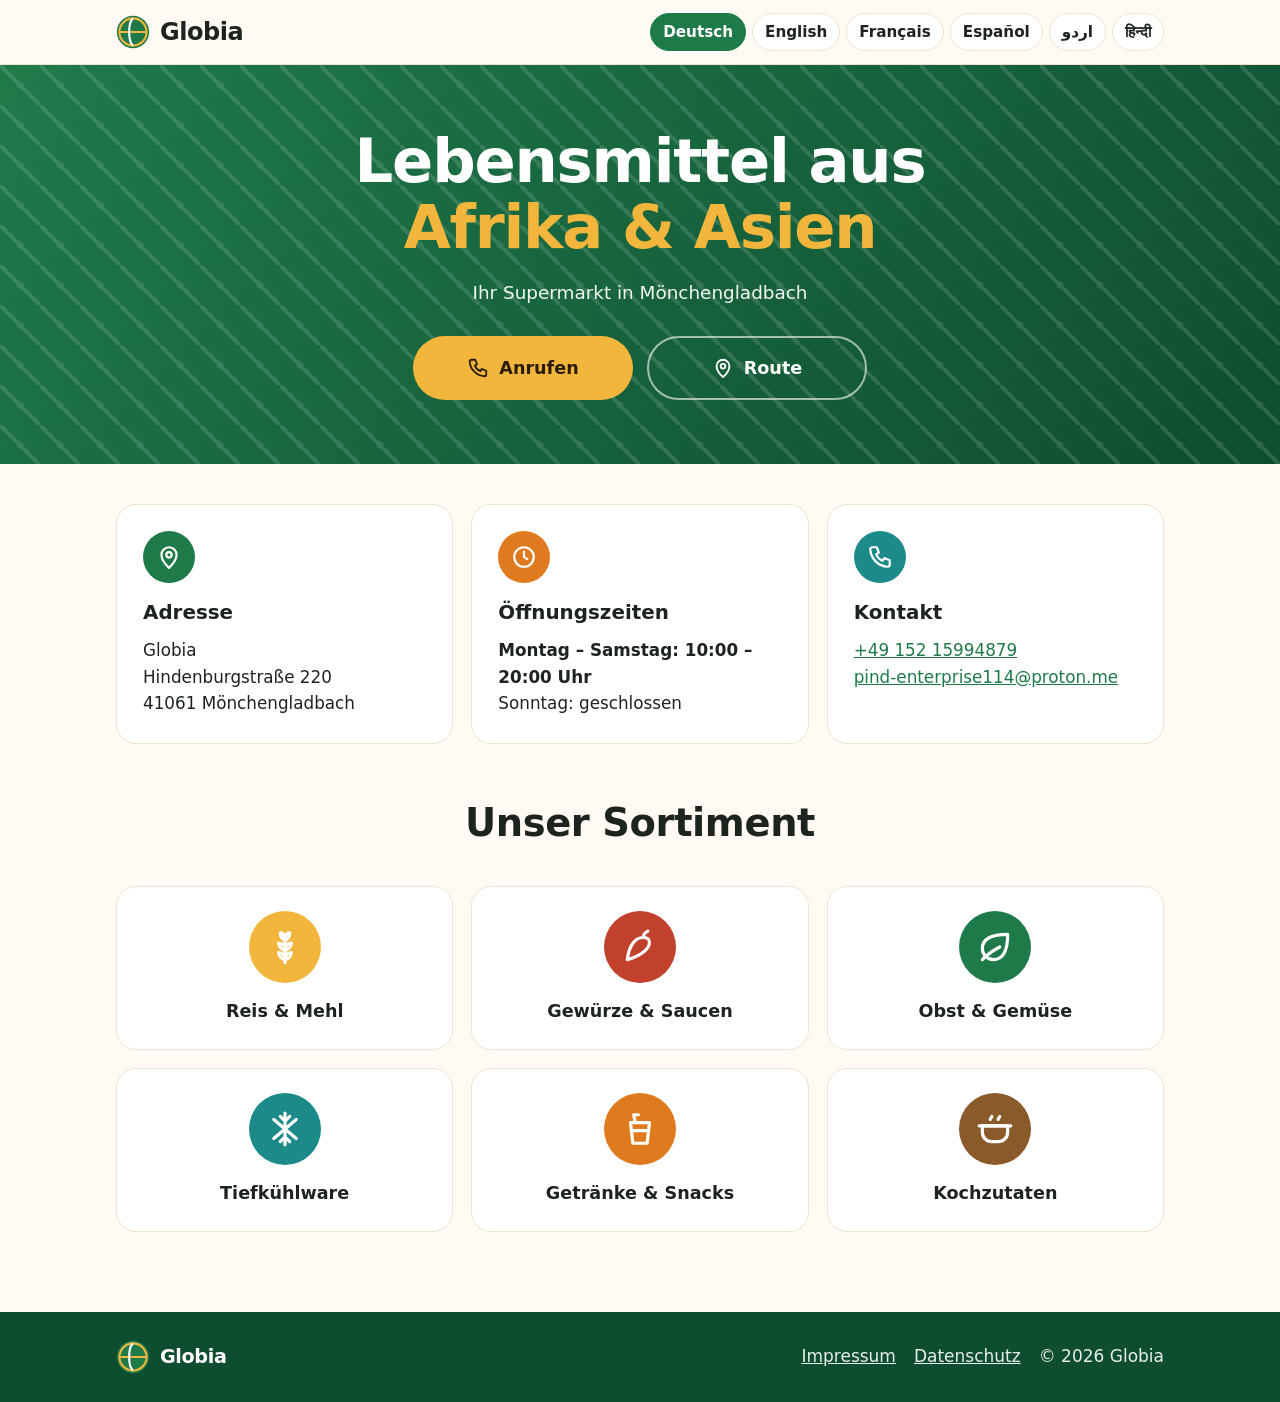
<file: index.html>
<!doctype html>
<html lang="de" dir="ltr">
<head>
<meta charset="utf-8">
<meta name="viewport" content="width=device-width, initial-scale=1">
<title>Globia – Supermarkt für Afrika &amp; Asien in Mönchengladbach</title>
<meta name="description" content="Globia – Ihr Supermarkt für Lebensmittel aus Afrika und Asien in Mönchengladbach, Hindenburgstraße 220.">
<meta name="theme-color" content="#1f7a4a">
<link rel="icon" href="data:image/svg+xml,<svg viewBox='0 0 40 40' aria-hidden='true'><circle cx='20' cy='20' r='19' fill='%231f7a4a'/><path d='M20 4a16 16 0 0 1 0 32M20 4a16 16 0 0 0 0 32M5 20h30' stroke='%23f2b63c' stroke-width='2.5' fill='none'/><path d='M20 4c-6 5-6 27 0 32' stroke='%23fff' stroke-width='2.5' fill='none'/></svg>">
<link rel="alternate" hreflang="de" href="https://globia.shop/">
<link rel="alternate" hreflang="en" href="https://globia.shop/en.html">
<link rel="alternate" hreflang="fr" href="https://globia.shop/fr.html">
<link rel="alternate" hreflang="es" href="https://globia.shop/es.html">
<link rel="alternate" hreflang="ur" href="https://globia.shop/ur.html">
<link rel="alternate" hreflang="hi" href="https://globia.shop/hi.html">
<link rel="stylesheet" href="style.css">
</head>
<body>
<header><div class="wrap">
  <a class="logo" href="/" dir="ltr"><svg viewBox="0 0 40 40" aria-hidden="true"><circle cx="20" cy="20" r="19" fill="#1f7a4a"/><path d="M20 4a16 16 0 0 1 0 32M20 4a16 16 0 0 0 0 32M5 20h30" stroke="#f2b63c" stroke-width="2.5" fill="none"/><path d="M20 4c-6 5-6 27 0 32" stroke="#fff" stroke-width="2.5" fill="none"/></svg>Globia</a>
  <nav class="lang" aria-label="Sprache / Language"><a href="/" lang="de" aria-current="page">Deutsch</a><a href="en.html" lang="en">English</a><a href="fr.html" lang="fr">Français</a><a href="es.html" lang="es">Español</a><a href="ur.html" lang="ur">اردو</a><a href="hi.html" lang="hi">हिन्दी</a></nav>
</div></header>

<div class="hero"><div class="wrap">
  <h1>Lebensmittel aus <em>Afrika &amp; Asien</em></h1>
  <p>Ihr Supermarkt in Mönchengladbach</p>
  <div class="cta">
    <a class="btn btn-gold" href="tel:+4915215994879"><svg viewBox="0 0 24 24" fill="none" stroke="currentColor" stroke-width="2" stroke-linecap="round" stroke-linejoin="round"><path d="M5 3h4l2 5-2.5 1.5a11 11 0 0 0 6 6L16 13l5 2v4a2 2 0 0 1-2 2A17 17 0 0 1 3 5a2 2 0 0 1 2-2Z"/></svg>Anrufen</a>
    <a class="btn btn-ghost" href="https://www.google.com/maps/search/?api=1&amp;query=Hindenburgstra%C3%9Fe+220%2C+41061+M%C3%B6nchengladbach"><svg viewBox="0 0 24 24" fill="none" stroke="currentColor" stroke-width="2" stroke-linecap="round" stroke-linejoin="round"><path d="M12 22s7-6.5 7-12a7 7 0 0 0-14 0c0 5.5 7 12 7 12Z"/><circle cx="12" cy="10" r="2.5"/></svg>Route</a>
  </div>
</div></div>

<main class="wrap">
  <section id="besuch">
    <div class="visit">
      <div class="box"><div class="icon" style="background:var(--green)"><svg viewBox="0 0 24 24" fill="none" stroke="currentColor" stroke-width="2" stroke-linecap="round" stroke-linejoin="round"><path d="M12 22s7-6.5 7-12a7 7 0 0 0-14 0c0 5.5 7 12 7 12Z"/><circle cx="12" cy="10" r="2.5"/></svg></div>
        <h3>Adresse</h3>
        <p dir="ltr">Globia<br>Hindenburgstraße 220<br>41061 Mönchengladbach</p>
      </div>
      <div class="box"><div class="icon" style="background:var(--orange)"><svg viewBox="0 0 24 24" fill="none" stroke="currentColor" stroke-width="2" stroke-linecap="round"><circle cx="12" cy="12" r="9"/><path d="M12 7v5l3 2"/></svg></div>
        <h3>Öffnungszeiten</h3>
        <p><strong>Montag – Samstag: 10:00 – 20:00 Uhr</strong><br>Sonntag: geschlossen</p>
      </div>
      <div class="box"><div class="icon" style="background:var(--teal)"><svg viewBox="0 0 24 24" fill="none" stroke="currentColor" stroke-width="2" stroke-linecap="round" stroke-linejoin="round"><path d="M5 3h4l2 5-2.5 1.5a11 11 0 0 0 6 6L16 13l5 2v4a2 2 0 0 1-2 2A17 17 0 0 1 3 5a2 2 0 0 1 2-2Z"/></svg></div>
        <h3>Kontakt</h3>
        <p dir="ltr"><a href="tel:+4915215994879">+49 152 15994879</a><br>
        <a href="mailto:pind-enterprise114@proton.me">pind-enterprise114@proton.me</a></p>
      </div>
    </div>
  </section>

  <section id="sortiment">
    <div class="head"><h2>Unser Sortiment</h2></div>
    <div class="grid">
      <div class="cat"><div class="icon" style="background:var(--gold)"><svg viewBox="0 0 24 24" fill="none" stroke="currentColor" stroke-width="2" stroke-linecap="round" stroke-linejoin="round"><path d="M12 22V8"/><path d="M12 8c-2-1-3-3-3-5 2 0 3 2 3 5Zm0 0c2-1 3-3 3-5-2 0-3 2-3 5Z"/><path d="M12 14c-2.5-.5-4-2.5-4-4.5 2.5 0 4 2 4 4.5Zm0 0c2.5-.5 4-2.5 4-4.5-2.5 0-4 2-4 4.5Z"/><path d="M12 20c-2.5-.5-4-2.5-4-4.5 2.5 0 4 2 4 4.5Zm0 0c2.5-.5 4-2.5 4-4.5-2.5 0-4 2-4 4.5Z"/></svg></div><h3>Reis &amp; Mehl</h3></div>
      <div class="cat"><div class="icon" style="background:var(--red)"><svg viewBox="0 0 24 24" fill="none" stroke="currentColor" stroke-width="2" stroke-linecap="round" stroke-linejoin="round"><path d="M14 6c-5 0-9 5-10 14 7-2 14-6 14-11 0-2-2-3-4-3Z"/><path d="M14 6c0-2 1-3 3-4"/></svg></div><h3>Gewürze &amp; Saucen</h3></div>
      <div class="cat"><div class="icon" style="background:var(--green)"><svg viewBox="0 0 24 24" fill="none" stroke="currentColor" stroke-width="2" stroke-linecap="round" stroke-linejoin="round"><path d="M11 20A7 7 0 0 1 4 13c0-6 5-9 16-9 0 11-3 16-9 16Z"/><path d="M4 20c4-4 7-6 11-8"/></svg></div><h3>Obst &amp; Gemüse</h3></div>
      <div class="cat"><div class="icon" style="background:var(--teal)"><svg viewBox="0 0 24 24" fill="none" stroke="currentColor" stroke-width="2" stroke-linecap="round"><path d="M12 2v20M4.9 6l14.2 12M19.1 6 4.9 18"/><path d="m9 4 3 3 3-3M9 20l3-3 3 3"/></svg></div><h3>Tiefkühlware</h3></div>
      <div class="cat"><div class="icon" style="background:var(--orange)"><svg viewBox="0 0 24 24" fill="none" stroke="currentColor" stroke-width="2" stroke-linecap="round" stroke-linejoin="round"><path d="M6 8h12l-1.5 13h-9Z"/><path d="M9 8 8 3h3"/><path d="M6.5 13h11"/></svg></div><h3>Getränke &amp; Snacks</h3></div>
      <div class="cat"><div class="icon" style="background:#8a5a2b"><svg viewBox="0 0 24 24" fill="none" stroke="currentColor" stroke-width="2" stroke-linecap="round" stroke-linejoin="round"><path d="M4 10h16v4a6 6 0 0 1-6 6h-4a6 6 0 0 1-6-6Z"/><path d="M2 10h20M9 6c0-1 1-1 1-2M14 6c0-1 1-1 1-2"/></svg></div><h3>Kochzutaten</h3></div>
    </div>
  </section>
</main>

<footer><div class="wrap">
  <a class="logo" href="/" dir="ltr"><svg viewBox="0 0 40 40" aria-hidden="true"><circle cx="20" cy="20" r="19" fill="#1f7a4a"/><path d="M20 4a16 16 0 0 1 0 32M20 4a16 16 0 0 0 0 32M5 20h30" stroke="#f2b63c" stroke-width="2.5" fill="none"/><path d="M20 4c-6 5-6 27 0 32" stroke="#fff" stroke-width="2.5" fill="none"/></svg>Globia</a>
  <div lang="de" dir="ltr"><a href="impressum.html">Impressum</a><a href="datenschutz.html">Datenschutz</a><span>© 2026 Globia</span></div>
</div></footer>
</body>
</html>
</file>
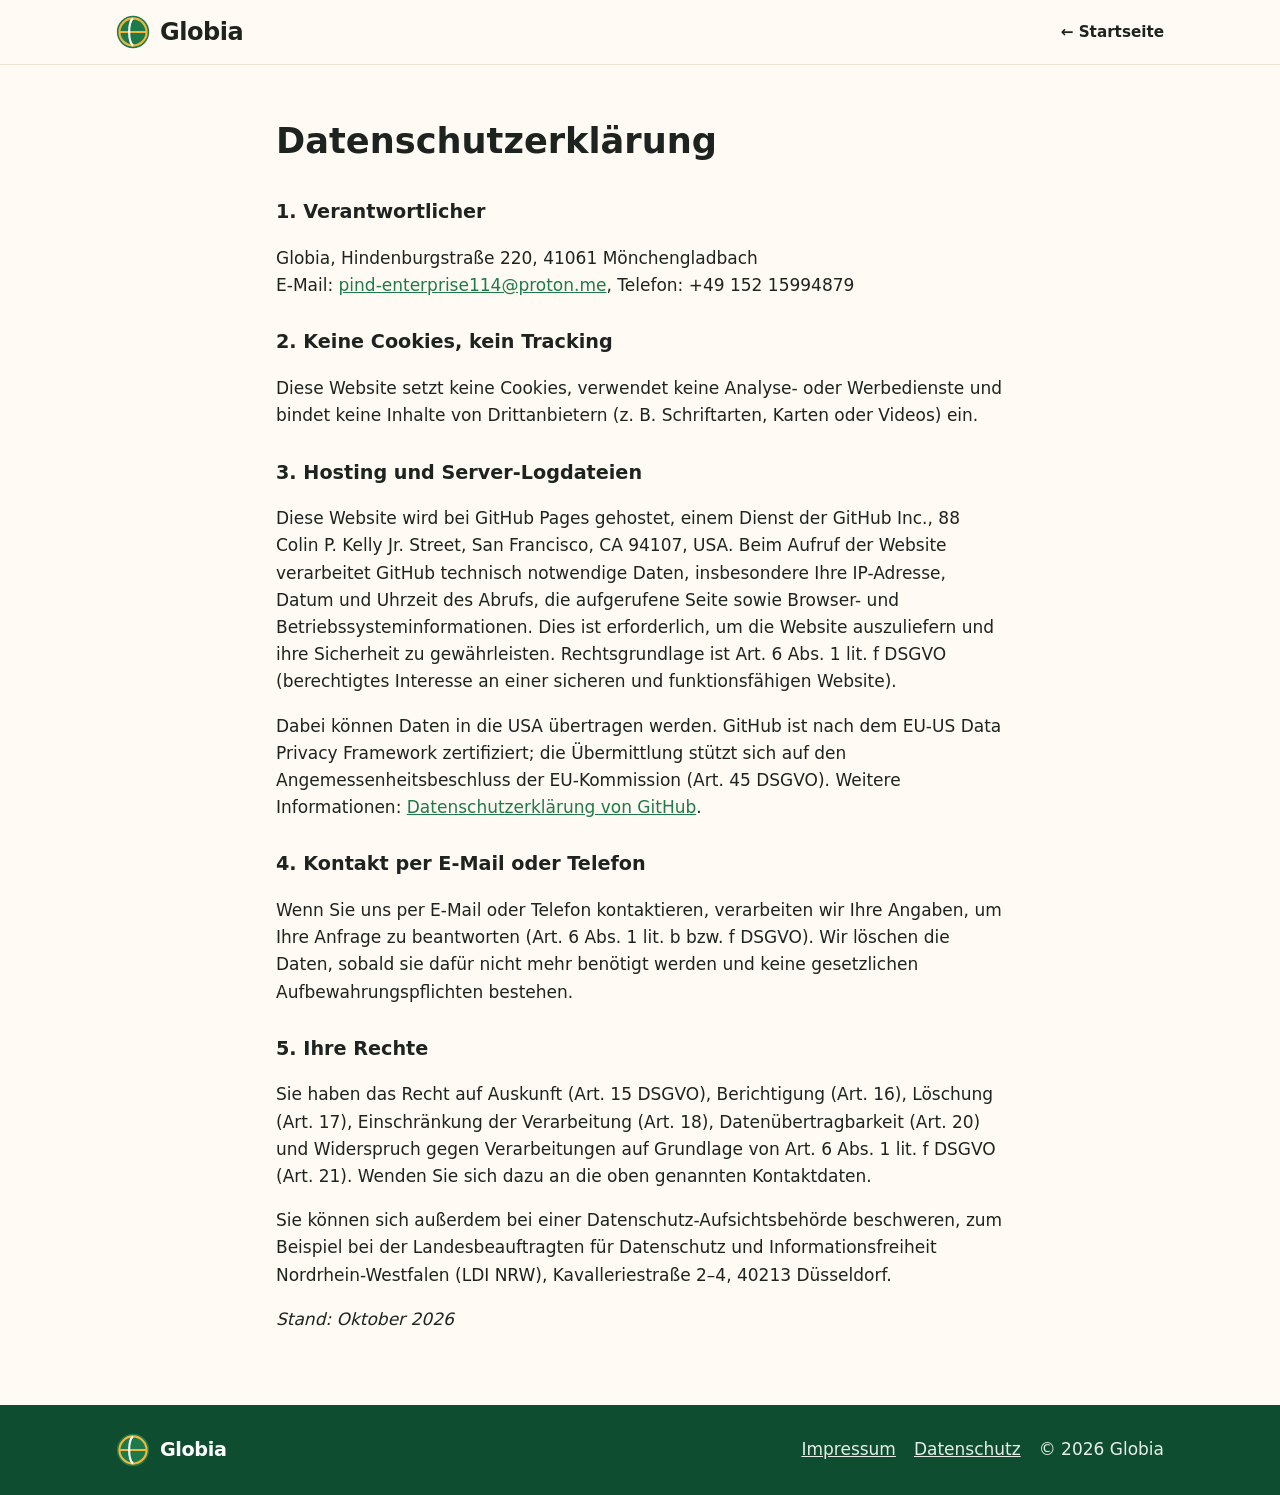
<file: datenschutz.html>
<!doctype html>
<html lang="de">
<head>
<meta charset="utf-8">
<meta name="viewport" content="width=device-width, initial-scale=1">
<title>Datenschutz – Globia</title>
<meta name="robots" content="noindex">
<meta name="theme-color" content="#1f7a4a">
<link rel="icon" href="data:image/svg+xml,<svg viewBox='0 0 40 40' aria-hidden='true'><circle cx='20' cy='20' r='19' fill='%231f7a4a'/><path d='M20 4a16 16 0 0 1 0 32M20 4a16 16 0 0 0 0 32M5 20h30' stroke='%23f2b63c' stroke-width='2.5' fill='none'/><path d='M20 4c-6 5-6 27 0 32' stroke='%23fff' stroke-width='2.5' fill='none'/></svg>">
<link rel="stylesheet" href="style.css">
</head>
<body>
<header><div class="wrap"><a class="logo" href="/"><svg viewBox="0 0 40 40" aria-hidden="true"><circle cx="20" cy="20" r="19" fill="#1f7a4a"/><path d="M20 4a16 16 0 0 1 0 32M20 4a16 16 0 0 0 0 32M5 20h30" stroke="#f2b63c" stroke-width="2.5" fill="none"/><path d="M20 4c-6 5-6 27 0 32" stroke="#fff" stroke-width="2.5" fill="none"/></svg>Globia</a><nav><a href="/">← Startseite</a></nav></div></header>
<main class="wrap legal">
<h1>Datenschutzerklärung</h1>

<h2>1. Verantwortlicher</h2>
<p>Globia, Hindenburgstraße 220, 41061 Mönchengladbach<br>
E-Mail: <a href="mailto:pind-enterprise114@proton.me">pind-enterprise114@proton.me</a>, Telefon: +49 152 15994879</p>

<h2>2. Keine Cookies, kein Tracking</h2>
<p>Diese Website setzt keine Cookies, verwendet keine Analyse- oder Werbedienste und bindet keine Inhalte von Drittanbietern (z. B. Schriftarten, Karten oder Videos) ein.</p>

<h2>3. Hosting und Server-Logdateien</h2>
<p>Diese Website wird bei GitHub Pages gehostet, einem Dienst der GitHub Inc., 88 Colin P. Kelly Jr. Street, San Francisco, CA 94107, USA. Beim Aufruf der Website verarbeitet GitHub technisch notwendige Daten, insbesondere Ihre IP-Adresse, Datum und Uhrzeit des Abrufs, die aufgerufene Seite sowie Browser- und Betriebssysteminformationen. Dies ist erforderlich, um die Website auszuliefern und ihre Sicherheit zu gewährleisten. Rechtsgrundlage ist Art. 6 Abs. 1 lit. f DSGVO (berechtigtes Interesse an einer sicheren und funktionsfähigen Website).</p>
<p>Dabei können Daten in die USA übertragen werden. GitHub ist nach dem EU-US Data Privacy Framework zertifiziert; die Übermittlung stützt sich auf den Angemessenheitsbeschluss der EU-Kommission (Art. 45 DSGVO). Weitere Informationen: <a href="https://docs.github.com/de/site-policy/privacy-policies/github-general-privacy-statement">Datenschutzerklärung von GitHub</a>.</p>

<h2>4. Kontakt per E-Mail oder Telefon</h2>
<p>Wenn Sie uns per E-Mail oder Telefon kontaktieren, verarbeiten wir Ihre Angaben, um Ihre Anfrage zu beantworten (Art. 6 Abs. 1 lit. b bzw. f DSGVO). Wir löschen die Daten, sobald sie dafür nicht mehr benötigt werden und keine gesetzlichen Aufbewahrungspflichten bestehen.</p>

<h2>5. Ihre Rechte</h2>
<p>Sie haben das Recht auf Auskunft (Art. 15 DSGVO), Berichtigung (Art. 16), Löschung (Art. 17), Einschränkung der Verarbeitung (Art. 18), Datenübertragbarkeit (Art. 20) und Widerspruch gegen Verarbeitungen auf Grundlage von Art. 6 Abs. 1 lit. f DSGVO (Art. 21). Wenden Sie sich dazu an die oben genannten Kontaktdaten.</p>
<p>Sie können sich außerdem bei einer Datenschutz-Aufsichtsbehörde beschweren, zum Beispiel bei der Landesbeauftragten für Datenschutz und Informationsfreiheit Nordrhein-Westfalen (LDI NRW), Kavalleriestraße 2–4, 40213 Düsseldorf.</p>

<p><em>Stand: Oktober 2026</em></p>
</main>
<footer><div class="wrap">
  <a class="logo" href="/"><svg viewBox="0 0 40 40" aria-hidden="true"><circle cx="20" cy="20" r="19" fill="#1f7a4a"/><path d="M20 4a16 16 0 0 1 0 32M20 4a16 16 0 0 0 0 32M5 20h30" stroke="#f2b63c" stroke-width="2.5" fill="none"/><path d="M20 4c-6 5-6 27 0 32" stroke="#fff" stroke-width="2.5" fill="none"/></svg>Globia</a>
  <div><a href="impressum.html">Impressum</a><a href="datenschutz.html">Datenschutz</a><span>© 2026 Globia</span></div>
</div></footer>
</body>
</html>
</file>
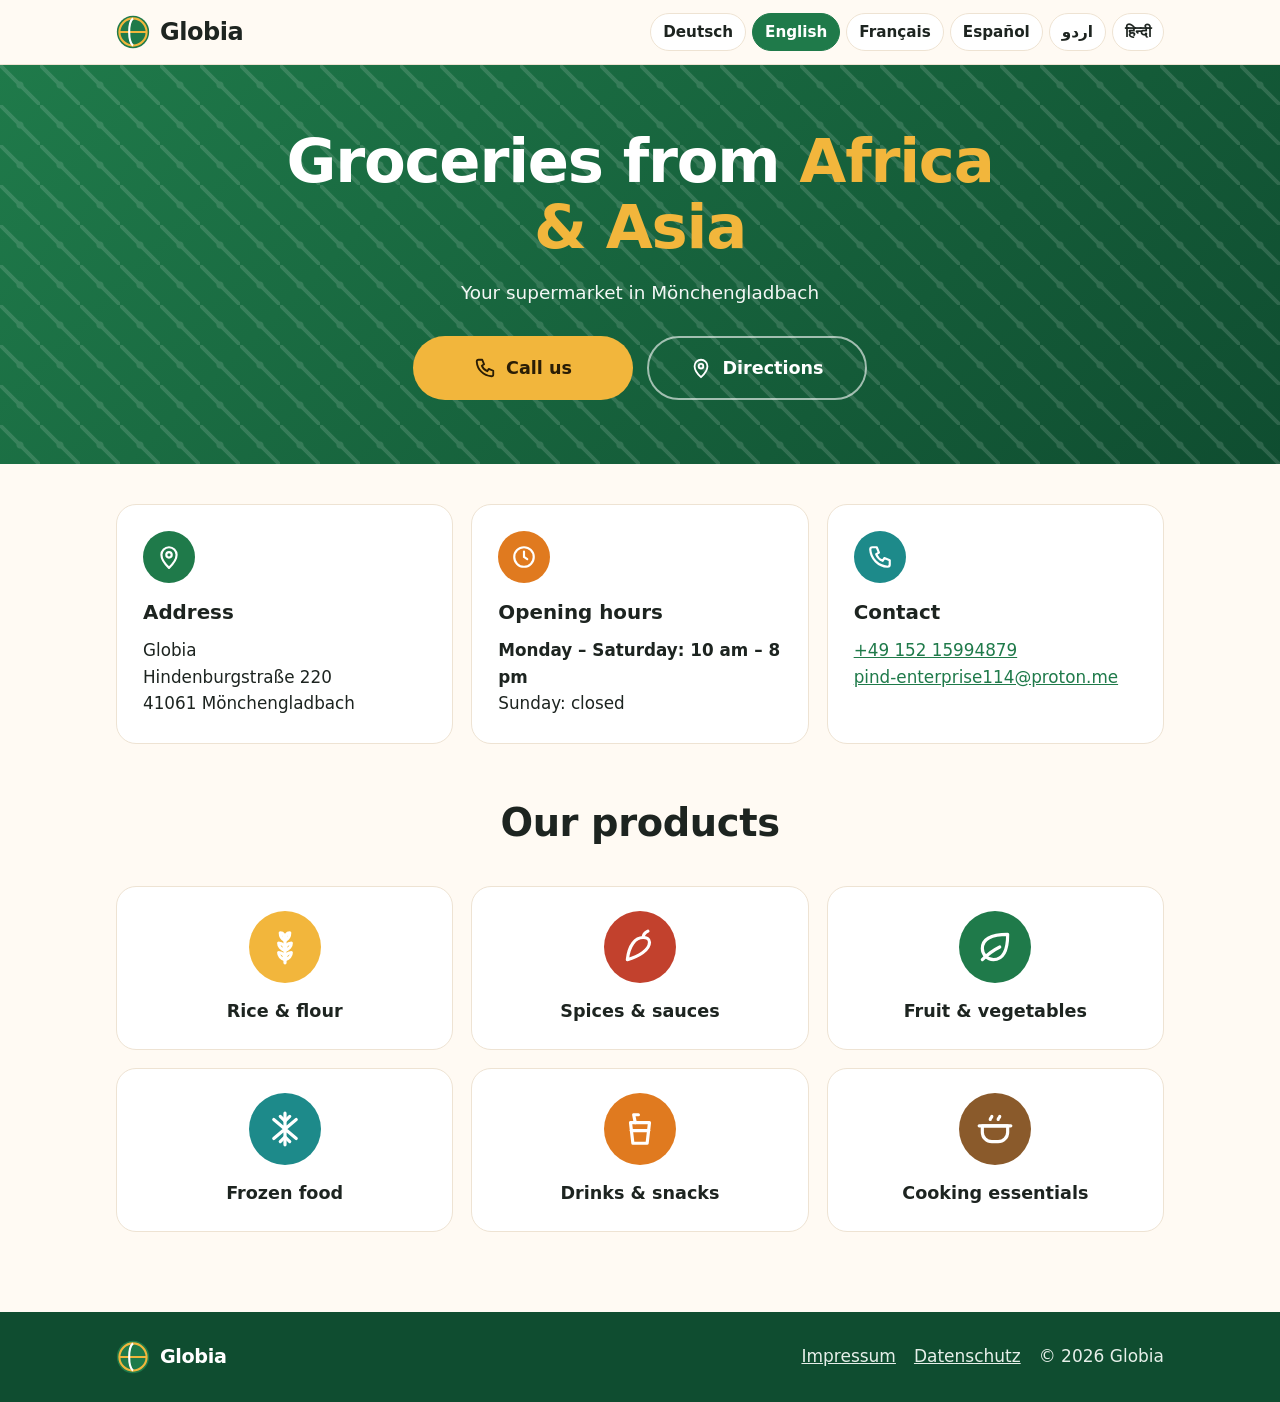
<file: en.html>
<!doctype html>
<html lang="en" dir="ltr">
<head>
<meta charset="utf-8">
<meta name="viewport" content="width=device-width, initial-scale=1">
<title>Globia – Supermarket for African &amp; Asian food in Mönchengladbach</title>
<meta name="description" content="Globia – your supermarket for groceries from Africa and Asia in Mönchengladbach, Hindenburgstraße 220.">
<meta name="theme-color" content="#1f7a4a">
<link rel="icon" href="data:image/svg+xml,<svg viewBox='0 0 40 40' aria-hidden='true'><circle cx='20' cy='20' r='19' fill='%231f7a4a'/><path d='M20 4a16 16 0 0 1 0 32M20 4a16 16 0 0 0 0 32M5 20h30' stroke='%23f2b63c' stroke-width='2.5' fill='none'/><path d='M20 4c-6 5-6 27 0 32' stroke='%23fff' stroke-width='2.5' fill='none'/></svg>">
<link rel="alternate" hreflang="de" href="https://globia.shop/">
<link rel="alternate" hreflang="en" href="https://globia.shop/en.html">
<link rel="alternate" hreflang="fr" href="https://globia.shop/fr.html">
<link rel="alternate" hreflang="es" href="https://globia.shop/es.html">
<link rel="alternate" hreflang="ur" href="https://globia.shop/ur.html">
<link rel="alternate" hreflang="hi" href="https://globia.shop/hi.html">
<link rel="stylesheet" href="style.css">
</head>
<body>
<header><div class="wrap">
  <a class="logo" href="/" dir="ltr"><svg viewBox="0 0 40 40" aria-hidden="true"><circle cx="20" cy="20" r="19" fill="#1f7a4a"/><path d="M20 4a16 16 0 0 1 0 32M20 4a16 16 0 0 0 0 32M5 20h30" stroke="#f2b63c" stroke-width="2.5" fill="none"/><path d="M20 4c-6 5-6 27 0 32" stroke="#fff" stroke-width="2.5" fill="none"/></svg>Globia</a>
  <nav class="lang" aria-label="Sprache / Language"><a href="/" lang="de">Deutsch</a><a href="en.html" lang="en" aria-current="page">English</a><a href="fr.html" lang="fr">Français</a><a href="es.html" lang="es">Español</a><a href="ur.html" lang="ur">اردو</a><a href="hi.html" lang="hi">हिन्दी</a></nav>
</div></header>

<div class="hero"><div class="wrap">
  <h1>Groceries from <em>Africa &amp; Asia</em></h1>
  <p>Your supermarket in Mönchengladbach</p>
  <div class="cta">
    <a class="btn btn-gold" href="tel:+4915215994879"><svg viewBox="0 0 24 24" fill="none" stroke="currentColor" stroke-width="2" stroke-linecap="round" stroke-linejoin="round"><path d="M5 3h4l2 5-2.5 1.5a11 11 0 0 0 6 6L16 13l5 2v4a2 2 0 0 1-2 2A17 17 0 0 1 3 5a2 2 0 0 1 2-2Z"/></svg>Call us</a>
    <a class="btn btn-ghost" href="https://www.google.com/maps/search/?api=1&amp;query=Hindenburgstra%C3%9Fe+220%2C+41061+M%C3%B6nchengladbach"><svg viewBox="0 0 24 24" fill="none" stroke="currentColor" stroke-width="2" stroke-linecap="round" stroke-linejoin="round"><path d="M12 22s7-6.5 7-12a7 7 0 0 0-14 0c0 5.5 7 12 7 12Z"/><circle cx="12" cy="10" r="2.5"/></svg>Directions</a>
  </div>
</div></div>

<main class="wrap">
  <section id="besuch">
    <div class="visit">
      <div class="box"><div class="icon" style="background:var(--green)"><svg viewBox="0 0 24 24" fill="none" stroke="currentColor" stroke-width="2" stroke-linecap="round" stroke-linejoin="round"><path d="M12 22s7-6.5 7-12a7 7 0 0 0-14 0c0 5.5 7 12 7 12Z"/><circle cx="12" cy="10" r="2.5"/></svg></div>
        <h3>Address</h3>
        <p dir="ltr">Globia<br>Hindenburgstraße 220<br>41061 Mönchengladbach</p>
      </div>
      <div class="box"><div class="icon" style="background:var(--orange)"><svg viewBox="0 0 24 24" fill="none" stroke="currentColor" stroke-width="2" stroke-linecap="round"><circle cx="12" cy="12" r="9"/><path d="M12 7v5l3 2"/></svg></div>
        <h3>Opening hours</h3>
        <p><strong>Monday – Saturday: 10 am – 8 pm</strong><br>Sunday: closed</p>
      </div>
      <div class="box"><div class="icon" style="background:var(--teal)"><svg viewBox="0 0 24 24" fill="none" stroke="currentColor" stroke-width="2" stroke-linecap="round" stroke-linejoin="round"><path d="M5 3h4l2 5-2.5 1.5a11 11 0 0 0 6 6L16 13l5 2v4a2 2 0 0 1-2 2A17 17 0 0 1 3 5a2 2 0 0 1 2-2Z"/></svg></div>
        <h3>Contact</h3>
        <p dir="ltr"><a href="tel:+4915215994879">+49 152 15994879</a><br>
        <a href="mailto:pind-enterprise114@proton.me">pind-enterprise114@proton.me</a></p>
      </div>
    </div>
  </section>

  <section id="sortiment">
    <div class="head"><h2>Our products</h2></div>
    <div class="grid">
      <div class="cat"><div class="icon" style="background:var(--gold)"><svg viewBox="0 0 24 24" fill="none" stroke="currentColor" stroke-width="2" stroke-linecap="round" stroke-linejoin="round"><path d="M12 22V8"/><path d="M12 8c-2-1-3-3-3-5 2 0 3 2 3 5Zm0 0c2-1 3-3 3-5-2 0-3 2-3 5Z"/><path d="M12 14c-2.5-.5-4-2.5-4-4.5 2.5 0 4 2 4 4.5Zm0 0c2.5-.5 4-2.5 4-4.5-2.5 0-4 2-4 4.5Z"/><path d="M12 20c-2.5-.5-4-2.5-4-4.5 2.5 0 4 2 4 4.5Zm0 0c2.5-.5 4-2.5 4-4.5-2.5 0-4 2-4 4.5Z"/></svg></div><h3>Rice &amp; flour</h3></div>
      <div class="cat"><div class="icon" style="background:var(--red)"><svg viewBox="0 0 24 24" fill="none" stroke="currentColor" stroke-width="2" stroke-linecap="round" stroke-linejoin="round"><path d="M14 6c-5 0-9 5-10 14 7-2 14-6 14-11 0-2-2-3-4-3Z"/><path d="M14 6c0-2 1-3 3-4"/></svg></div><h3>Spices &amp; sauces</h3></div>
      <div class="cat"><div class="icon" style="background:var(--green)"><svg viewBox="0 0 24 24" fill="none" stroke="currentColor" stroke-width="2" stroke-linecap="round" stroke-linejoin="round"><path d="M11 20A7 7 0 0 1 4 13c0-6 5-9 16-9 0 11-3 16-9 16Z"/><path d="M4 20c4-4 7-6 11-8"/></svg></div><h3>Fruit &amp; vegetables</h3></div>
      <div class="cat"><div class="icon" style="background:var(--teal)"><svg viewBox="0 0 24 24" fill="none" stroke="currentColor" stroke-width="2" stroke-linecap="round"><path d="M12 2v20M4.9 6l14.2 12M19.1 6 4.9 18"/><path d="m9 4 3 3 3-3M9 20l3-3 3 3"/></svg></div><h3>Frozen food</h3></div>
      <div class="cat"><div class="icon" style="background:var(--orange)"><svg viewBox="0 0 24 24" fill="none" stroke="currentColor" stroke-width="2" stroke-linecap="round" stroke-linejoin="round"><path d="M6 8h12l-1.5 13h-9Z"/><path d="M9 8 8 3h3"/><path d="M6.5 13h11"/></svg></div><h3>Drinks &amp; snacks</h3></div>
      <div class="cat"><div class="icon" style="background:#8a5a2b"><svg viewBox="0 0 24 24" fill="none" stroke="currentColor" stroke-width="2" stroke-linecap="round" stroke-linejoin="round"><path d="M4 10h16v4a6 6 0 0 1-6 6h-4a6 6 0 0 1-6-6Z"/><path d="M2 10h20M9 6c0-1 1-1 1-2M14 6c0-1 1-1 1-2"/></svg></div><h3>Cooking essentials</h3></div>
    </div>
  </section>
</main>

<footer><div class="wrap">
  <a class="logo" href="/" dir="ltr"><svg viewBox="0 0 40 40" aria-hidden="true"><circle cx="20" cy="20" r="19" fill="#1f7a4a"/><path d="M20 4a16 16 0 0 1 0 32M20 4a16 16 0 0 0 0 32M5 20h30" stroke="#f2b63c" stroke-width="2.5" fill="none"/><path d="M20 4c-6 5-6 27 0 32" stroke="#fff" stroke-width="2.5" fill="none"/></svg>Globia</a>
  <div lang="de" dir="ltr"><a href="impressum.html">Impressum</a><a href="datenschutz.html">Datenschutz</a><span>© 2026 Globia</span></div>
</div></footer>
</body>
</html>
</file>
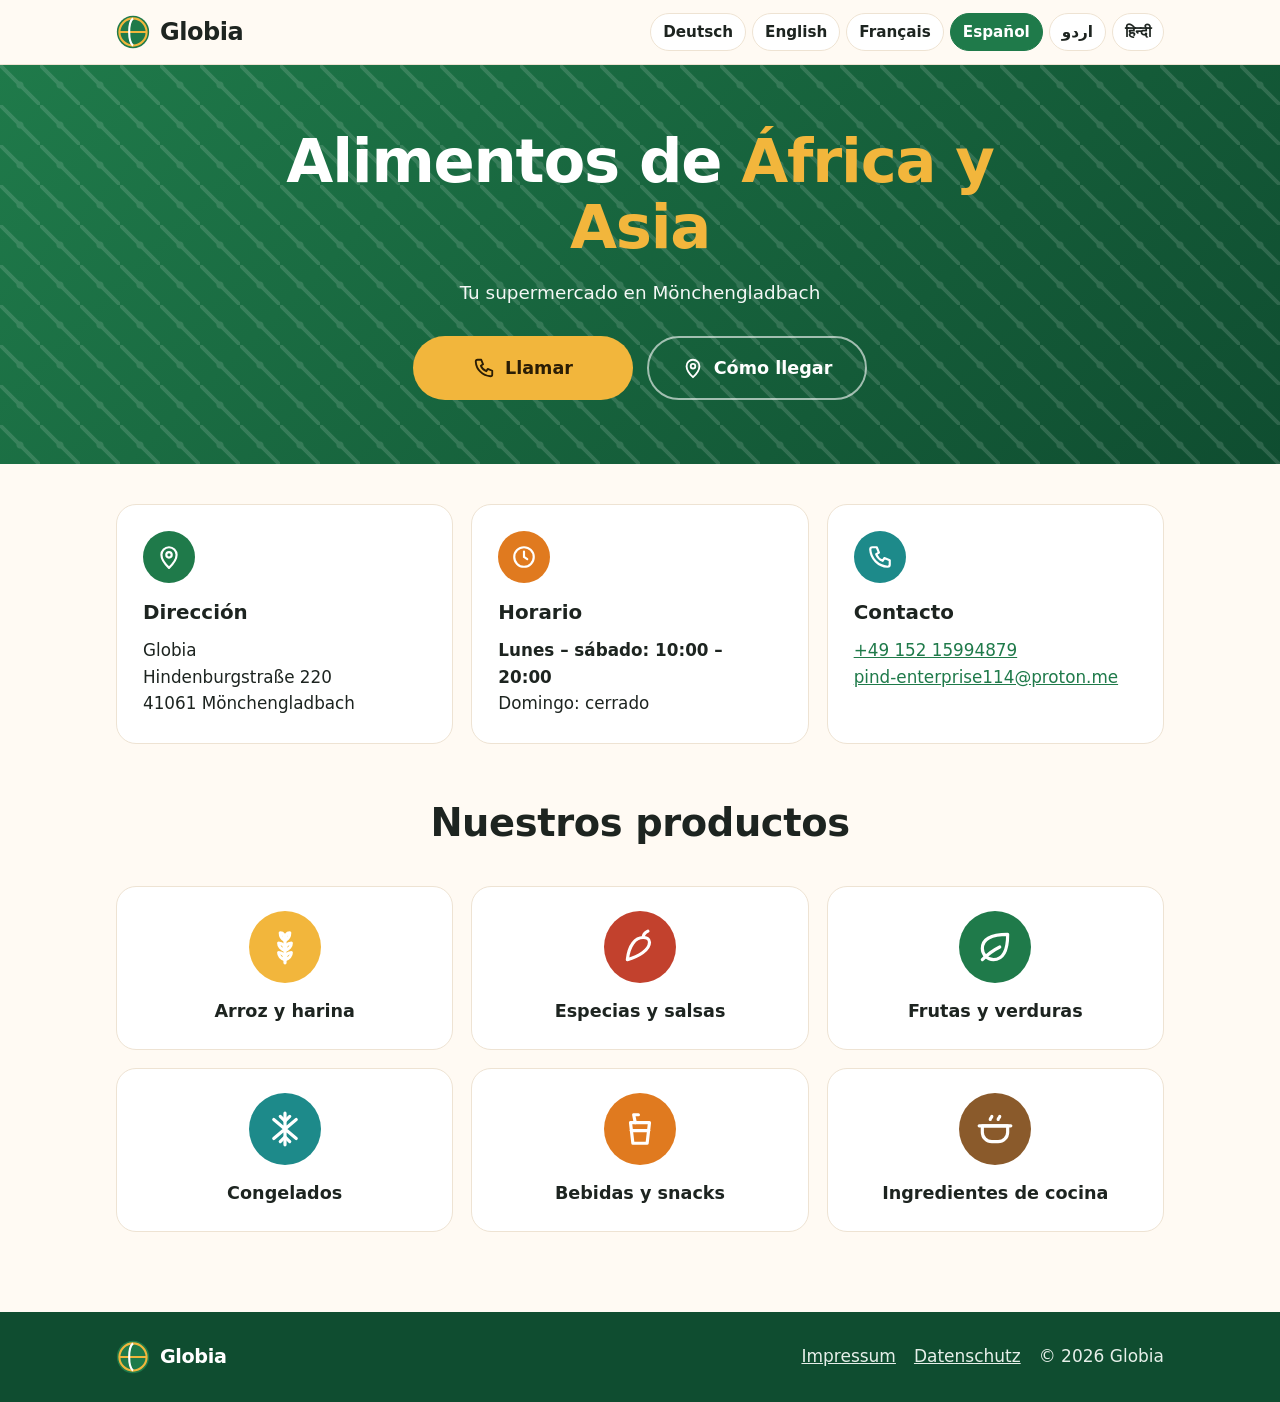
<file: es.html>
<!doctype html>
<html lang="es" dir="ltr">
<head>
<meta charset="utf-8">
<meta name="viewport" content="width=device-width, initial-scale=1">
<title>Globia – Supermercado africano y asiático en Mönchengladbach</title>
<meta name="description" content="Globia – tu supermercado de productos de África y Asia en Mönchengladbach, Hindenburgstraße 220.">
<meta name="theme-color" content="#1f7a4a">
<link rel="icon" href="data:image/svg+xml,<svg viewBox='0 0 40 40' aria-hidden='true'><circle cx='20' cy='20' r='19' fill='%231f7a4a'/><path d='M20 4a16 16 0 0 1 0 32M20 4a16 16 0 0 0 0 32M5 20h30' stroke='%23f2b63c' stroke-width='2.5' fill='none'/><path d='M20 4c-6 5-6 27 0 32' stroke='%23fff' stroke-width='2.5' fill='none'/></svg>">
<link rel="alternate" hreflang="de" href="https://globia.shop/">
<link rel="alternate" hreflang="en" href="https://globia.shop/en.html">
<link rel="alternate" hreflang="fr" href="https://globia.shop/fr.html">
<link rel="alternate" hreflang="es" href="https://globia.shop/es.html">
<link rel="alternate" hreflang="ur" href="https://globia.shop/ur.html">
<link rel="alternate" hreflang="hi" href="https://globia.shop/hi.html">
<link rel="stylesheet" href="style.css">
</head>
<body>
<header><div class="wrap">
  <a class="logo" href="/" dir="ltr"><svg viewBox="0 0 40 40" aria-hidden="true"><circle cx="20" cy="20" r="19" fill="#1f7a4a"/><path d="M20 4a16 16 0 0 1 0 32M20 4a16 16 0 0 0 0 32M5 20h30" stroke="#f2b63c" stroke-width="2.5" fill="none"/><path d="M20 4c-6 5-6 27 0 32" stroke="#fff" stroke-width="2.5" fill="none"/></svg>Globia</a>
  <nav class="lang" aria-label="Sprache / Language"><a href="/" lang="de">Deutsch</a><a href="en.html" lang="en">English</a><a href="fr.html" lang="fr">Français</a><a href="es.html" lang="es" aria-current="page">Español</a><a href="ur.html" lang="ur">اردو</a><a href="hi.html" lang="hi">हिन्दी</a></nav>
</div></header>

<div class="hero"><div class="wrap">
  <h1>Alimentos de <em>África y Asia</em></h1>
  <p>Tu supermercado en Mönchengladbach</p>
  <div class="cta">
    <a class="btn btn-gold" href="tel:+4915215994879"><svg viewBox="0 0 24 24" fill="none" stroke="currentColor" stroke-width="2" stroke-linecap="round" stroke-linejoin="round"><path d="M5 3h4l2 5-2.5 1.5a11 11 0 0 0 6 6L16 13l5 2v4a2 2 0 0 1-2 2A17 17 0 0 1 3 5a2 2 0 0 1 2-2Z"/></svg>Llamar</a>
    <a class="btn btn-ghost" href="https://www.google.com/maps/search/?api=1&amp;query=Hindenburgstra%C3%9Fe+220%2C+41061+M%C3%B6nchengladbach"><svg viewBox="0 0 24 24" fill="none" stroke="currentColor" stroke-width="2" stroke-linecap="round" stroke-linejoin="round"><path d="M12 22s7-6.5 7-12a7 7 0 0 0-14 0c0 5.5 7 12 7 12Z"/><circle cx="12" cy="10" r="2.5"/></svg>Cómo llegar</a>
  </div>
</div></div>

<main class="wrap">
  <section id="besuch">
    <div class="visit">
      <div class="box"><div class="icon" style="background:var(--green)"><svg viewBox="0 0 24 24" fill="none" stroke="currentColor" stroke-width="2" stroke-linecap="round" stroke-linejoin="round"><path d="M12 22s7-6.5 7-12a7 7 0 0 0-14 0c0 5.5 7 12 7 12Z"/><circle cx="12" cy="10" r="2.5"/></svg></div>
        <h3>Dirección</h3>
        <p dir="ltr">Globia<br>Hindenburgstraße 220<br>41061 Mönchengladbach</p>
      </div>
      <div class="box"><div class="icon" style="background:var(--orange)"><svg viewBox="0 0 24 24" fill="none" stroke="currentColor" stroke-width="2" stroke-linecap="round"><circle cx="12" cy="12" r="9"/><path d="M12 7v5l3 2"/></svg></div>
        <h3>Horario</h3>
        <p><strong>Lunes – sábado: 10:00 – 20:00</strong><br>Domingo: cerrado</p>
      </div>
      <div class="box"><div class="icon" style="background:var(--teal)"><svg viewBox="0 0 24 24" fill="none" stroke="currentColor" stroke-width="2" stroke-linecap="round" stroke-linejoin="round"><path d="M5 3h4l2 5-2.5 1.5a11 11 0 0 0 6 6L16 13l5 2v4a2 2 0 0 1-2 2A17 17 0 0 1 3 5a2 2 0 0 1 2-2Z"/></svg></div>
        <h3>Contacto</h3>
        <p dir="ltr"><a href="tel:+4915215994879">+49 152 15994879</a><br>
        <a href="mailto:pind-enterprise114@proton.me">pind-enterprise114@proton.me</a></p>
      </div>
    </div>
  </section>

  <section id="sortiment">
    <div class="head"><h2>Nuestros productos</h2></div>
    <div class="grid">
      <div class="cat"><div class="icon" style="background:var(--gold)"><svg viewBox="0 0 24 24" fill="none" stroke="currentColor" stroke-width="2" stroke-linecap="round" stroke-linejoin="round"><path d="M12 22V8"/><path d="M12 8c-2-1-3-3-3-5 2 0 3 2 3 5Zm0 0c2-1 3-3 3-5-2 0-3 2-3 5Z"/><path d="M12 14c-2.5-.5-4-2.5-4-4.5 2.5 0 4 2 4 4.5Zm0 0c2.5-.5 4-2.5 4-4.5-2.5 0-4 2-4 4.5Z"/><path d="M12 20c-2.5-.5-4-2.5-4-4.5 2.5 0 4 2 4 4.5Zm0 0c2.5-.5 4-2.5 4-4.5-2.5 0-4 2-4 4.5Z"/></svg></div><h3>Arroz y harina</h3></div>
      <div class="cat"><div class="icon" style="background:var(--red)"><svg viewBox="0 0 24 24" fill="none" stroke="currentColor" stroke-width="2" stroke-linecap="round" stroke-linejoin="round"><path d="M14 6c-5 0-9 5-10 14 7-2 14-6 14-11 0-2-2-3-4-3Z"/><path d="M14 6c0-2 1-3 3-4"/></svg></div><h3>Especias y salsas</h3></div>
      <div class="cat"><div class="icon" style="background:var(--green)"><svg viewBox="0 0 24 24" fill="none" stroke="currentColor" stroke-width="2" stroke-linecap="round" stroke-linejoin="round"><path d="M11 20A7 7 0 0 1 4 13c0-6 5-9 16-9 0 11-3 16-9 16Z"/><path d="M4 20c4-4 7-6 11-8"/></svg></div><h3>Frutas y verduras</h3></div>
      <div class="cat"><div class="icon" style="background:var(--teal)"><svg viewBox="0 0 24 24" fill="none" stroke="currentColor" stroke-width="2" stroke-linecap="round"><path d="M12 2v20M4.9 6l14.2 12M19.1 6 4.9 18"/><path d="m9 4 3 3 3-3M9 20l3-3 3 3"/></svg></div><h3>Congelados</h3></div>
      <div class="cat"><div class="icon" style="background:var(--orange)"><svg viewBox="0 0 24 24" fill="none" stroke="currentColor" stroke-width="2" stroke-linecap="round" stroke-linejoin="round"><path d="M6 8h12l-1.5 13h-9Z"/><path d="M9 8 8 3h3"/><path d="M6.5 13h11"/></svg></div><h3>Bebidas y snacks</h3></div>
      <div class="cat"><div class="icon" style="background:#8a5a2b"><svg viewBox="0 0 24 24" fill="none" stroke="currentColor" stroke-width="2" stroke-linecap="round" stroke-linejoin="round"><path d="M4 10h16v4a6 6 0 0 1-6 6h-4a6 6 0 0 1-6-6Z"/><path d="M2 10h20M9 6c0-1 1-1 1-2M14 6c0-1 1-1 1-2"/></svg></div><h3>Ingredientes de cocina</h3></div>
    </div>
  </section>
</main>

<footer><div class="wrap">
  <a class="logo" href="/" dir="ltr"><svg viewBox="0 0 40 40" aria-hidden="true"><circle cx="20" cy="20" r="19" fill="#1f7a4a"/><path d="M20 4a16 16 0 0 1 0 32M20 4a16 16 0 0 0 0 32M5 20h30" stroke="#f2b63c" stroke-width="2.5" fill="none"/><path d="M20 4c-6 5-6 27 0 32" stroke="#fff" stroke-width="2.5" fill="none"/></svg>Globia</a>
  <div lang="de" dir="ltr"><a href="impressum.html">Impressum</a><a href="datenschutz.html">Datenschutz</a><span>© 2026 Globia</span></div>
</div></footer>
</body>
</html>
</file>
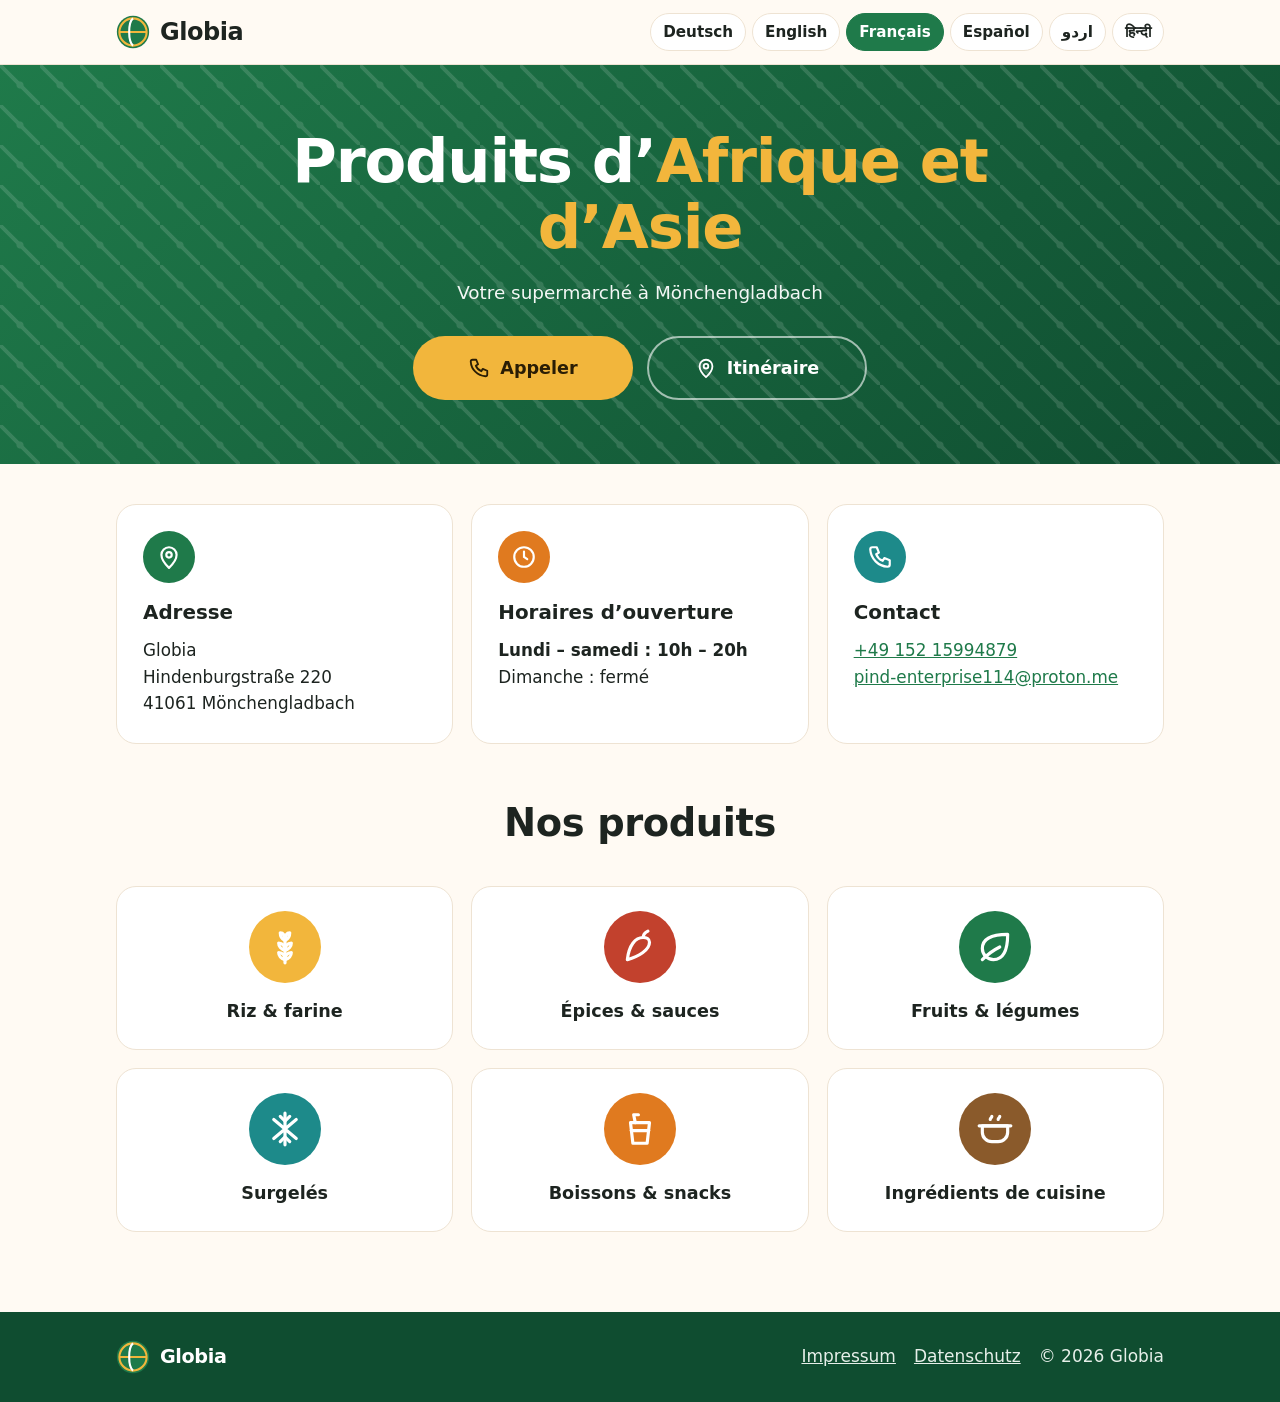
<file: fr.html>
<!doctype html>
<html lang="fr" dir="ltr">
<head>
<meta charset="utf-8">
<meta name="viewport" content="width=device-width, initial-scale=1">
<title>Globia – Supermarché africain et asiatique à Mönchengladbach</title>
<meta name="description" content="Globia – votre supermarché de produits d’Afrique et d’Asie à Mönchengladbach, Hindenburgstraße 220.">
<meta name="theme-color" content="#1f7a4a">
<link rel="icon" href="data:image/svg+xml,<svg viewBox='0 0 40 40' aria-hidden='true'><circle cx='20' cy='20' r='19' fill='%231f7a4a'/><path d='M20 4a16 16 0 0 1 0 32M20 4a16 16 0 0 0 0 32M5 20h30' stroke='%23f2b63c' stroke-width='2.5' fill='none'/><path d='M20 4c-6 5-6 27 0 32' stroke='%23fff' stroke-width='2.5' fill='none'/></svg>">
<link rel="alternate" hreflang="de" href="https://globia.shop/">
<link rel="alternate" hreflang="en" href="https://globia.shop/en.html">
<link rel="alternate" hreflang="fr" href="https://globia.shop/fr.html">
<link rel="alternate" hreflang="es" href="https://globia.shop/es.html">
<link rel="alternate" hreflang="ur" href="https://globia.shop/ur.html">
<link rel="alternate" hreflang="hi" href="https://globia.shop/hi.html">
<link rel="stylesheet" href="style.css">
</head>
<body>
<header><div class="wrap">
  <a class="logo" href="/" dir="ltr"><svg viewBox="0 0 40 40" aria-hidden="true"><circle cx="20" cy="20" r="19" fill="#1f7a4a"/><path d="M20 4a16 16 0 0 1 0 32M20 4a16 16 0 0 0 0 32M5 20h30" stroke="#f2b63c" stroke-width="2.5" fill="none"/><path d="M20 4c-6 5-6 27 0 32" stroke="#fff" stroke-width="2.5" fill="none"/></svg>Globia</a>
  <nav class="lang" aria-label="Sprache / Language"><a href="/" lang="de">Deutsch</a><a href="en.html" lang="en">English</a><a href="fr.html" lang="fr" aria-current="page">Français</a><a href="es.html" lang="es">Español</a><a href="ur.html" lang="ur">اردو</a><a href="hi.html" lang="hi">हिन्दी</a></nav>
</div></header>

<div class="hero"><div class="wrap">
  <h1>Produits d’<em>Afrique et d’Asie</em></h1>
  <p>Votre supermarché à Mönchengladbach</p>
  <div class="cta">
    <a class="btn btn-gold" href="tel:+4915215994879"><svg viewBox="0 0 24 24" fill="none" stroke="currentColor" stroke-width="2" stroke-linecap="round" stroke-linejoin="round"><path d="M5 3h4l2 5-2.5 1.5a11 11 0 0 0 6 6L16 13l5 2v4a2 2 0 0 1-2 2A17 17 0 0 1 3 5a2 2 0 0 1 2-2Z"/></svg>Appeler</a>
    <a class="btn btn-ghost" href="https://www.google.com/maps/search/?api=1&amp;query=Hindenburgstra%C3%9Fe+220%2C+41061+M%C3%B6nchengladbach"><svg viewBox="0 0 24 24" fill="none" stroke="currentColor" stroke-width="2" stroke-linecap="round" stroke-linejoin="round"><path d="M12 22s7-6.5 7-12a7 7 0 0 0-14 0c0 5.5 7 12 7 12Z"/><circle cx="12" cy="10" r="2.5"/></svg>Itinéraire</a>
  </div>
</div></div>

<main class="wrap">
  <section id="besuch">
    <div class="visit">
      <div class="box"><div class="icon" style="background:var(--green)"><svg viewBox="0 0 24 24" fill="none" stroke="currentColor" stroke-width="2" stroke-linecap="round" stroke-linejoin="round"><path d="M12 22s7-6.5 7-12a7 7 0 0 0-14 0c0 5.5 7 12 7 12Z"/><circle cx="12" cy="10" r="2.5"/></svg></div>
        <h3>Adresse</h3>
        <p dir="ltr">Globia<br>Hindenburgstraße 220<br>41061 Mönchengladbach</p>
      </div>
      <div class="box"><div class="icon" style="background:var(--orange)"><svg viewBox="0 0 24 24" fill="none" stroke="currentColor" stroke-width="2" stroke-linecap="round"><circle cx="12" cy="12" r="9"/><path d="M12 7v5l3 2"/></svg></div>
        <h3>Horaires d’ouverture</h3>
        <p><strong>Lundi – samedi : 10h – 20h</strong><br>Dimanche : fermé</p>
      </div>
      <div class="box"><div class="icon" style="background:var(--teal)"><svg viewBox="0 0 24 24" fill="none" stroke="currentColor" stroke-width="2" stroke-linecap="round" stroke-linejoin="round"><path d="M5 3h4l2 5-2.5 1.5a11 11 0 0 0 6 6L16 13l5 2v4a2 2 0 0 1-2 2A17 17 0 0 1 3 5a2 2 0 0 1 2-2Z"/></svg></div>
        <h3>Contact</h3>
        <p dir="ltr"><a href="tel:+4915215994879">+49 152 15994879</a><br>
        <a href="mailto:pind-enterprise114@proton.me">pind-enterprise114@proton.me</a></p>
      </div>
    </div>
  </section>

  <section id="sortiment">
    <div class="head"><h2>Nos produits</h2></div>
    <div class="grid">
      <div class="cat"><div class="icon" style="background:var(--gold)"><svg viewBox="0 0 24 24" fill="none" stroke="currentColor" stroke-width="2" stroke-linecap="round" stroke-linejoin="round"><path d="M12 22V8"/><path d="M12 8c-2-1-3-3-3-5 2 0 3 2 3 5Zm0 0c2-1 3-3 3-5-2 0-3 2-3 5Z"/><path d="M12 14c-2.5-.5-4-2.5-4-4.5 2.5 0 4 2 4 4.5Zm0 0c2.5-.5 4-2.5 4-4.5-2.5 0-4 2-4 4.5Z"/><path d="M12 20c-2.5-.5-4-2.5-4-4.5 2.5 0 4 2 4 4.5Zm0 0c2.5-.5 4-2.5 4-4.5-2.5 0-4 2-4 4.5Z"/></svg></div><h3>Riz &amp; farine</h3></div>
      <div class="cat"><div class="icon" style="background:var(--red)"><svg viewBox="0 0 24 24" fill="none" stroke="currentColor" stroke-width="2" stroke-linecap="round" stroke-linejoin="round"><path d="M14 6c-5 0-9 5-10 14 7-2 14-6 14-11 0-2-2-3-4-3Z"/><path d="M14 6c0-2 1-3 3-4"/></svg></div><h3>Épices &amp; sauces</h3></div>
      <div class="cat"><div class="icon" style="background:var(--green)"><svg viewBox="0 0 24 24" fill="none" stroke="currentColor" stroke-width="2" stroke-linecap="round" stroke-linejoin="round"><path d="M11 20A7 7 0 0 1 4 13c0-6 5-9 16-9 0 11-3 16-9 16Z"/><path d="M4 20c4-4 7-6 11-8"/></svg></div><h3>Fruits &amp; légumes</h3></div>
      <div class="cat"><div class="icon" style="background:var(--teal)"><svg viewBox="0 0 24 24" fill="none" stroke="currentColor" stroke-width="2" stroke-linecap="round"><path d="M12 2v20M4.9 6l14.2 12M19.1 6 4.9 18"/><path d="m9 4 3 3 3-3M9 20l3-3 3 3"/></svg></div><h3>Surgelés</h3></div>
      <div class="cat"><div class="icon" style="background:var(--orange)"><svg viewBox="0 0 24 24" fill="none" stroke="currentColor" stroke-width="2" stroke-linecap="round" stroke-linejoin="round"><path d="M6 8h12l-1.5 13h-9Z"/><path d="M9 8 8 3h3"/><path d="M6.5 13h11"/></svg></div><h3>Boissons &amp; snacks</h3></div>
      <div class="cat"><div class="icon" style="background:#8a5a2b"><svg viewBox="0 0 24 24" fill="none" stroke="currentColor" stroke-width="2" stroke-linecap="round" stroke-linejoin="round"><path d="M4 10h16v4a6 6 0 0 1-6 6h-4a6 6 0 0 1-6-6Z"/><path d="M2 10h20M9 6c0-1 1-1 1-2M14 6c0-1 1-1 1-2"/></svg></div><h3>Ingrédients de cuisine</h3></div>
    </div>
  </section>
</main>

<footer><div class="wrap">
  <a class="logo" href="/" dir="ltr"><svg viewBox="0 0 40 40" aria-hidden="true"><circle cx="20" cy="20" r="19" fill="#1f7a4a"/><path d="M20 4a16 16 0 0 1 0 32M20 4a16 16 0 0 0 0 32M5 20h30" stroke="#f2b63c" stroke-width="2.5" fill="none"/><path d="M20 4c-6 5-6 27 0 32" stroke="#fff" stroke-width="2.5" fill="none"/></svg>Globia</a>
  <div lang="de" dir="ltr"><a href="impressum.html">Impressum</a><a href="datenschutz.html">Datenschutz</a><span>© 2026 Globia</span></div>
</div></footer>
</body>
</html>
</file>
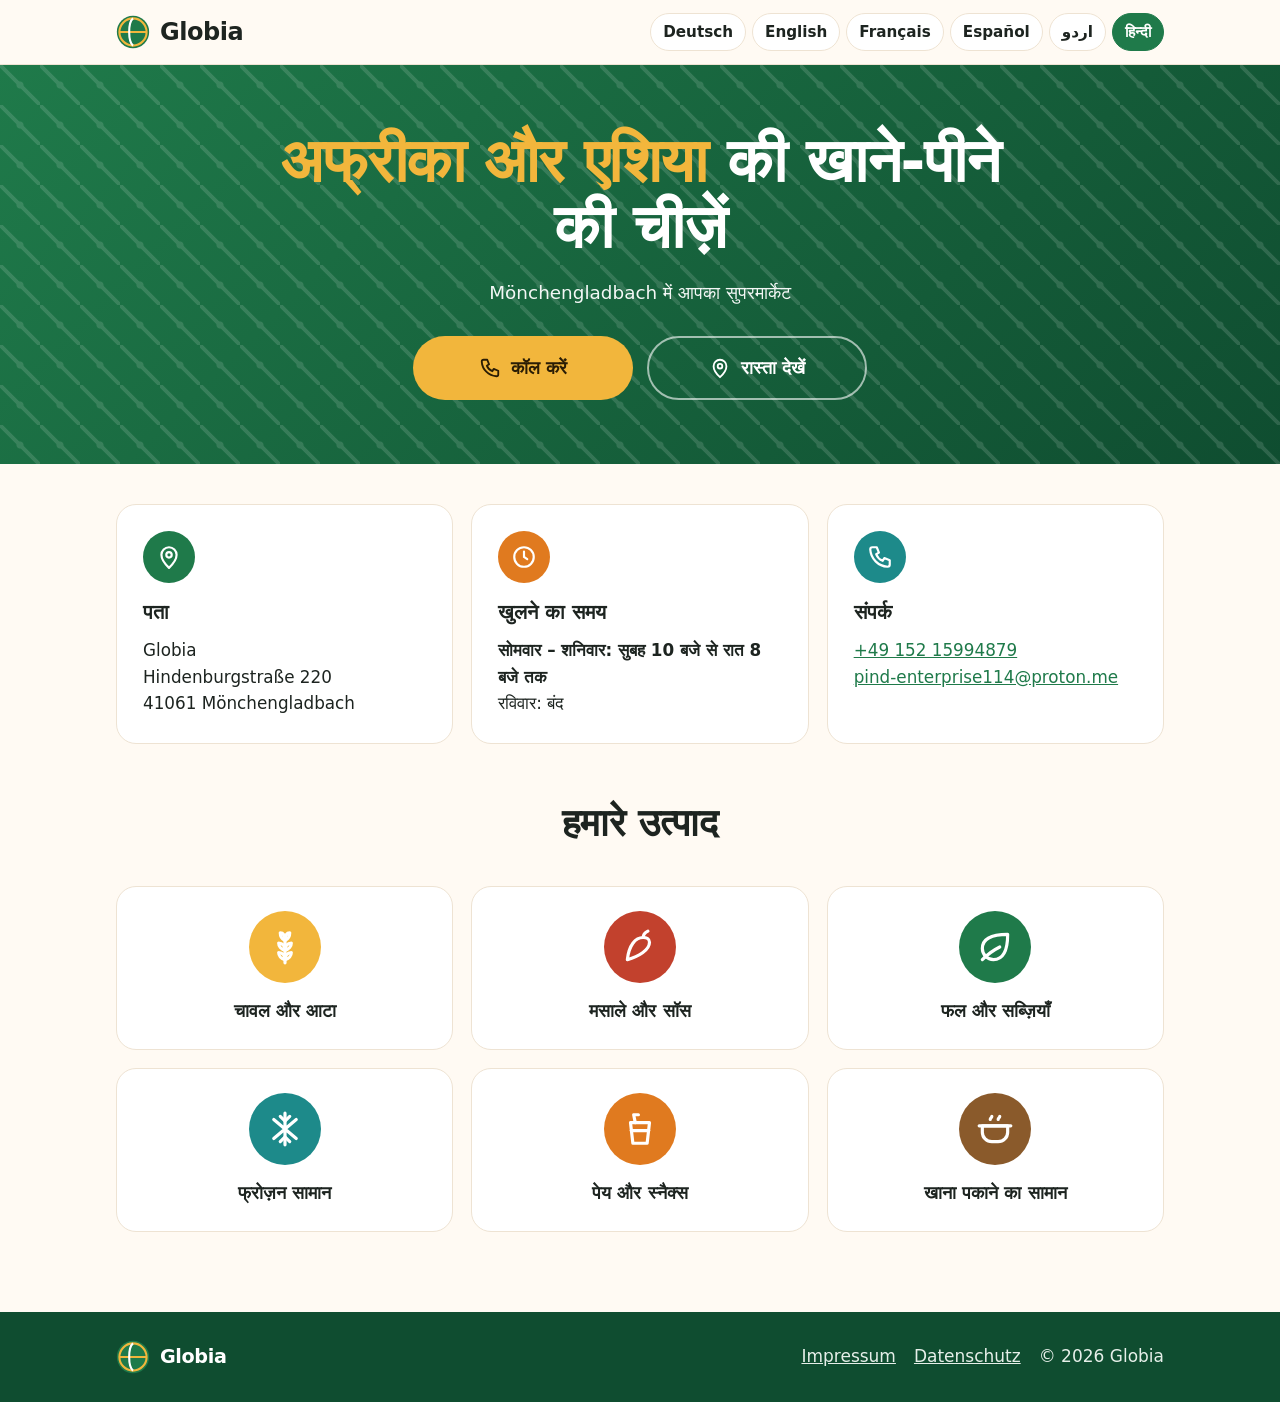
<file: hi.html>
<!doctype html>
<html lang="hi" dir="ltr">
<head>
<meta charset="utf-8">
<meta name="viewport" content="width=device-width, initial-scale=1">
<title>Globia – Mönchengladbach में अफ्रीकी और एशियाई सुपरमार्केट</title>
<meta name="description" content="Globia – Mönchengladbach में अफ्रीका और एशिया की खाने-पीने की चीज़ें, Hindenburgstraße 220.">
<meta name="theme-color" content="#1f7a4a">
<link rel="icon" href="data:image/svg+xml,<svg viewBox='0 0 40 40' aria-hidden='true'><circle cx='20' cy='20' r='19' fill='%231f7a4a'/><path d='M20 4a16 16 0 0 1 0 32M20 4a16 16 0 0 0 0 32M5 20h30' stroke='%23f2b63c' stroke-width='2.5' fill='none'/><path d='M20 4c-6 5-6 27 0 32' stroke='%23fff' stroke-width='2.5' fill='none'/></svg>">
<link rel="alternate" hreflang="de" href="https://globia.shop/">
<link rel="alternate" hreflang="en" href="https://globia.shop/en.html">
<link rel="alternate" hreflang="fr" href="https://globia.shop/fr.html">
<link rel="alternate" hreflang="es" href="https://globia.shop/es.html">
<link rel="alternate" hreflang="ur" href="https://globia.shop/ur.html">
<link rel="alternate" hreflang="hi" href="https://globia.shop/hi.html">
<link rel="stylesheet" href="style.css">
</head>
<body>
<header><div class="wrap">
  <a class="logo" href="/" dir="ltr"><svg viewBox="0 0 40 40" aria-hidden="true"><circle cx="20" cy="20" r="19" fill="#1f7a4a"/><path d="M20 4a16 16 0 0 1 0 32M20 4a16 16 0 0 0 0 32M5 20h30" stroke="#f2b63c" stroke-width="2.5" fill="none"/><path d="M20 4c-6 5-6 27 0 32" stroke="#fff" stroke-width="2.5" fill="none"/></svg>Globia</a>
  <nav class="lang" aria-label="Sprache / Language"><a href="/" lang="de">Deutsch</a><a href="en.html" lang="en">English</a><a href="fr.html" lang="fr">Français</a><a href="es.html" lang="es">Español</a><a href="ur.html" lang="ur">اردو</a><a href="hi.html" lang="hi" aria-current="page">हिन्दी</a></nav>
</div></header>

<div class="hero"><div class="wrap">
  <h1><em>अफ्रीका और एशिया</em> की खाने-पीने की चीज़ें</h1>
  <p>Mönchengladbach में आपका सुपरमार्केट</p>
  <div class="cta">
    <a class="btn btn-gold" href="tel:+4915215994879"><svg viewBox="0 0 24 24" fill="none" stroke="currentColor" stroke-width="2" stroke-linecap="round" stroke-linejoin="round"><path d="M5 3h4l2 5-2.5 1.5a11 11 0 0 0 6 6L16 13l5 2v4a2 2 0 0 1-2 2A17 17 0 0 1 3 5a2 2 0 0 1 2-2Z"/></svg>कॉल करें</a>
    <a class="btn btn-ghost" href="https://www.google.com/maps/search/?api=1&amp;query=Hindenburgstra%C3%9Fe+220%2C+41061+M%C3%B6nchengladbach"><svg viewBox="0 0 24 24" fill="none" stroke="currentColor" stroke-width="2" stroke-linecap="round" stroke-linejoin="round"><path d="M12 22s7-6.5 7-12a7 7 0 0 0-14 0c0 5.5 7 12 7 12Z"/><circle cx="12" cy="10" r="2.5"/></svg>रास्ता देखें</a>
  </div>
</div></div>

<main class="wrap">
  <section id="besuch">
    <div class="visit">
      <div class="box"><div class="icon" style="background:var(--green)"><svg viewBox="0 0 24 24" fill="none" stroke="currentColor" stroke-width="2" stroke-linecap="round" stroke-linejoin="round"><path d="M12 22s7-6.5 7-12a7 7 0 0 0-14 0c0 5.5 7 12 7 12Z"/><circle cx="12" cy="10" r="2.5"/></svg></div>
        <h3>पता</h3>
        <p dir="ltr">Globia<br>Hindenburgstraße 220<br>41061 Mönchengladbach</p>
      </div>
      <div class="box"><div class="icon" style="background:var(--orange)"><svg viewBox="0 0 24 24" fill="none" stroke="currentColor" stroke-width="2" stroke-linecap="round"><circle cx="12" cy="12" r="9"/><path d="M12 7v5l3 2"/></svg></div>
        <h3>खुलने का समय</h3>
        <p><strong>सोमवार – शनिवार: सुबह 10 बजे से रात 8 बजे तक</strong><br>रविवार: बंद</p>
      </div>
      <div class="box"><div class="icon" style="background:var(--teal)"><svg viewBox="0 0 24 24" fill="none" stroke="currentColor" stroke-width="2" stroke-linecap="round" stroke-linejoin="round"><path d="M5 3h4l2 5-2.5 1.5a11 11 0 0 0 6 6L16 13l5 2v4a2 2 0 0 1-2 2A17 17 0 0 1 3 5a2 2 0 0 1 2-2Z"/></svg></div>
        <h3>संपर्क</h3>
        <p dir="ltr"><a href="tel:+4915215994879">+49 152 15994879</a><br>
        <a href="mailto:pind-enterprise114@proton.me">pind-enterprise114@proton.me</a></p>
      </div>
    </div>
  </section>

  <section id="sortiment">
    <div class="head"><h2>हमारे उत्पाद</h2></div>
    <div class="grid">
      <div class="cat"><div class="icon" style="background:var(--gold)"><svg viewBox="0 0 24 24" fill="none" stroke="currentColor" stroke-width="2" stroke-linecap="round" stroke-linejoin="round"><path d="M12 22V8"/><path d="M12 8c-2-1-3-3-3-5 2 0 3 2 3 5Zm0 0c2-1 3-3 3-5-2 0-3 2-3 5Z"/><path d="M12 14c-2.5-.5-4-2.5-4-4.5 2.5 0 4 2 4 4.5Zm0 0c2.5-.5 4-2.5 4-4.5-2.5 0-4 2-4 4.5Z"/><path d="M12 20c-2.5-.5-4-2.5-4-4.5 2.5 0 4 2 4 4.5Zm0 0c2.5-.5 4-2.5 4-4.5-2.5 0-4 2-4 4.5Z"/></svg></div><h3>चावल और आटा</h3></div>
      <div class="cat"><div class="icon" style="background:var(--red)"><svg viewBox="0 0 24 24" fill="none" stroke="currentColor" stroke-width="2" stroke-linecap="round" stroke-linejoin="round"><path d="M14 6c-5 0-9 5-10 14 7-2 14-6 14-11 0-2-2-3-4-3Z"/><path d="M14 6c0-2 1-3 3-4"/></svg></div><h3>मसाले और सॉस</h3></div>
      <div class="cat"><div class="icon" style="background:var(--green)"><svg viewBox="0 0 24 24" fill="none" stroke="currentColor" stroke-width="2" stroke-linecap="round" stroke-linejoin="round"><path d="M11 20A7 7 0 0 1 4 13c0-6 5-9 16-9 0 11-3 16-9 16Z"/><path d="M4 20c4-4 7-6 11-8"/></svg></div><h3>फल और सब्ज़ियाँ</h3></div>
      <div class="cat"><div class="icon" style="background:var(--teal)"><svg viewBox="0 0 24 24" fill="none" stroke="currentColor" stroke-width="2" stroke-linecap="round"><path d="M12 2v20M4.9 6l14.2 12M19.1 6 4.9 18"/><path d="m9 4 3 3 3-3M9 20l3-3 3 3"/></svg></div><h3>फ्रोज़न सामान</h3></div>
      <div class="cat"><div class="icon" style="background:var(--orange)"><svg viewBox="0 0 24 24" fill="none" stroke="currentColor" stroke-width="2" stroke-linecap="round" stroke-linejoin="round"><path d="M6 8h12l-1.5 13h-9Z"/><path d="M9 8 8 3h3"/><path d="M6.5 13h11"/></svg></div><h3>पेय और स्नैक्स</h3></div>
      <div class="cat"><div class="icon" style="background:#8a5a2b"><svg viewBox="0 0 24 24" fill="none" stroke="currentColor" stroke-width="2" stroke-linecap="round" stroke-linejoin="round"><path d="M4 10h16v4a6 6 0 0 1-6 6h-4a6 6 0 0 1-6-6Z"/><path d="M2 10h20M9 6c0-1 1-1 1-2M14 6c0-1 1-1 1-2"/></svg></div><h3>खाना पकाने का सामान</h3></div>
    </div>
  </section>
</main>

<footer><div class="wrap">
  <a class="logo" href="/" dir="ltr"><svg viewBox="0 0 40 40" aria-hidden="true"><circle cx="20" cy="20" r="19" fill="#1f7a4a"/><path d="M20 4a16 16 0 0 1 0 32M20 4a16 16 0 0 0 0 32M5 20h30" stroke="#f2b63c" stroke-width="2.5" fill="none"/><path d="M20 4c-6 5-6 27 0 32" stroke="#fff" stroke-width="2.5" fill="none"/></svg>Globia</a>
  <div lang="de" dir="ltr"><a href="impressum.html">Impressum</a><a href="datenschutz.html">Datenschutz</a><span>© 2026 Globia</span></div>
</div></footer>
</body>
</html>
</file>
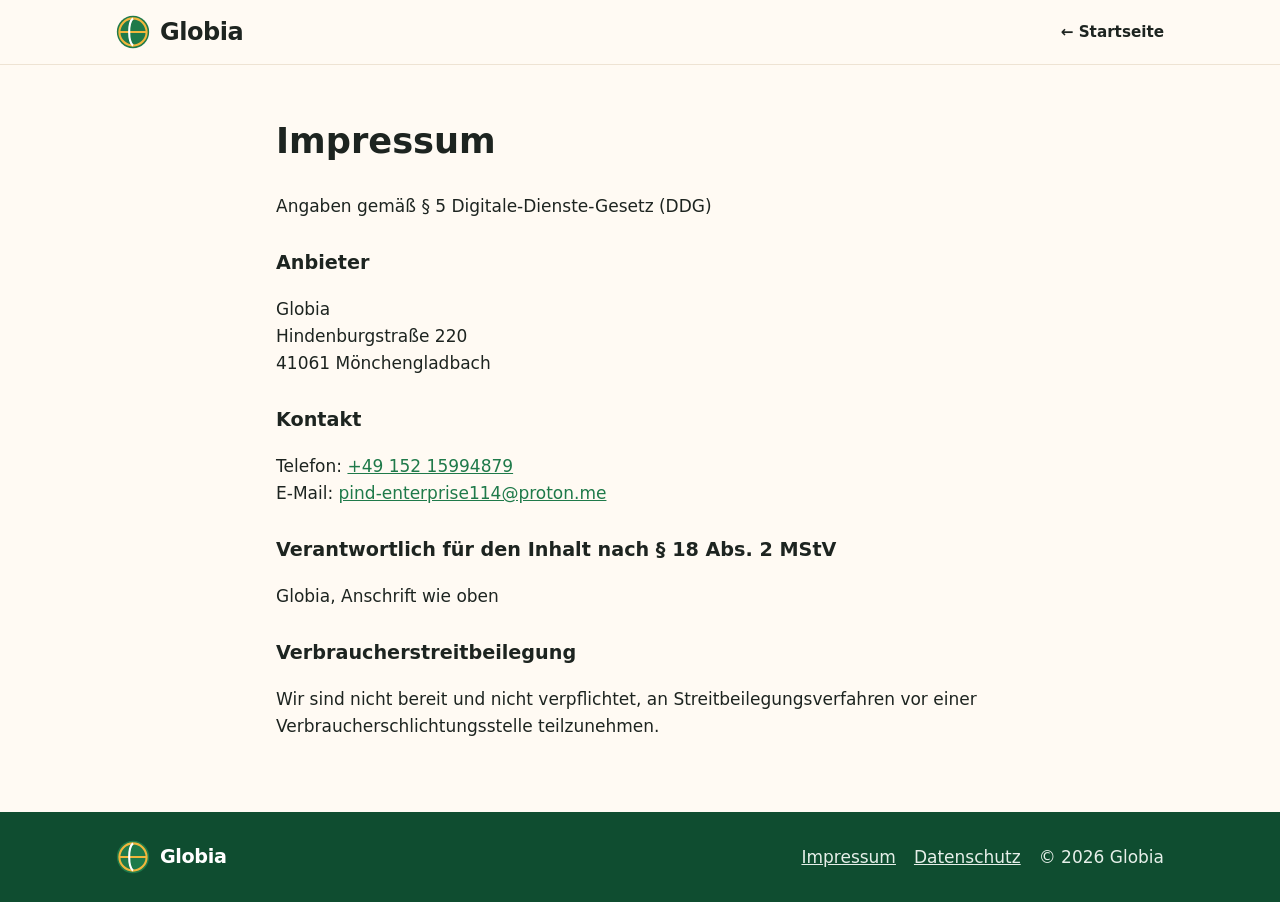
<file: impressum.html>
<!doctype html>
<html lang="de">
<head>
<meta charset="utf-8">
<meta name="viewport" content="width=device-width, initial-scale=1">
<title>Impressum – Globia</title>
<meta name="robots" content="noindex">
<meta name="theme-color" content="#1f7a4a">
<link rel="icon" href="data:image/svg+xml,<svg viewBox='0 0 40 40' aria-hidden='true'><circle cx='20' cy='20' r='19' fill='%231f7a4a'/><path d='M20 4a16 16 0 0 1 0 32M20 4a16 16 0 0 0 0 32M5 20h30' stroke='%23f2b63c' stroke-width='2.5' fill='none'/><path d='M20 4c-6 5-6 27 0 32' stroke='%23fff' stroke-width='2.5' fill='none'/></svg>">
<link rel="stylesheet" href="style.css">
</head>
<body>
<header><div class="wrap"><a class="logo" href="/"><svg viewBox="0 0 40 40" aria-hidden="true"><circle cx="20" cy="20" r="19" fill="#1f7a4a"/><path d="M20 4a16 16 0 0 1 0 32M20 4a16 16 0 0 0 0 32M5 20h30" stroke="#f2b63c" stroke-width="2.5" fill="none"/><path d="M20 4c-6 5-6 27 0 32" stroke="#fff" stroke-width="2.5" fill="none"/></svg>Globia</a><nav><a href="/">← Startseite</a></nav></div></header>
<main class="wrap legal">
<h1>Impressum</h1>
<p>Angaben gemäß § 5 Digitale-Dienste-Gesetz (DDG)</p>

<h2>Anbieter</h2>
<p>Globia<br>
Hindenburgstraße 220<br>
41061 Mönchengladbach</p>

<h2>Kontakt</h2>
<p>Telefon: <a href="tel:+4915215994879">+49 152 15994879</a><br>
E-Mail: <a href="mailto:pind-enterprise114@proton.me">pind-enterprise114@proton.me</a></p>


<h2>Verantwortlich für den Inhalt nach § 18 Abs. 2 MStV</h2>
<p>Globia, Anschrift wie oben</p>

<h2>Verbraucherstreitbeilegung</h2>
<p>Wir sind nicht bereit und nicht verpflichtet, an Streitbeilegungsverfahren vor einer Verbraucherschlichtungsstelle teilzunehmen.</p>
</main>
<footer><div class="wrap">
  <a class="logo" href="/"><svg viewBox="0 0 40 40" aria-hidden="true"><circle cx="20" cy="20" r="19" fill="#1f7a4a"/><path d="M20 4a16 16 0 0 1 0 32M20 4a16 16 0 0 0 0 32M5 20h30" stroke="#f2b63c" stroke-width="2.5" fill="none"/><path d="M20 4c-6 5-6 27 0 32" stroke="#fff" stroke-width="2.5" fill="none"/></svg>Globia</a>
  <div><a href="impressum.html">Impressum</a><a href="datenschutz.html">Datenschutz</a><span>© 2026 Globia</span></div>
</div></footer>
</body>
</html>
</file>
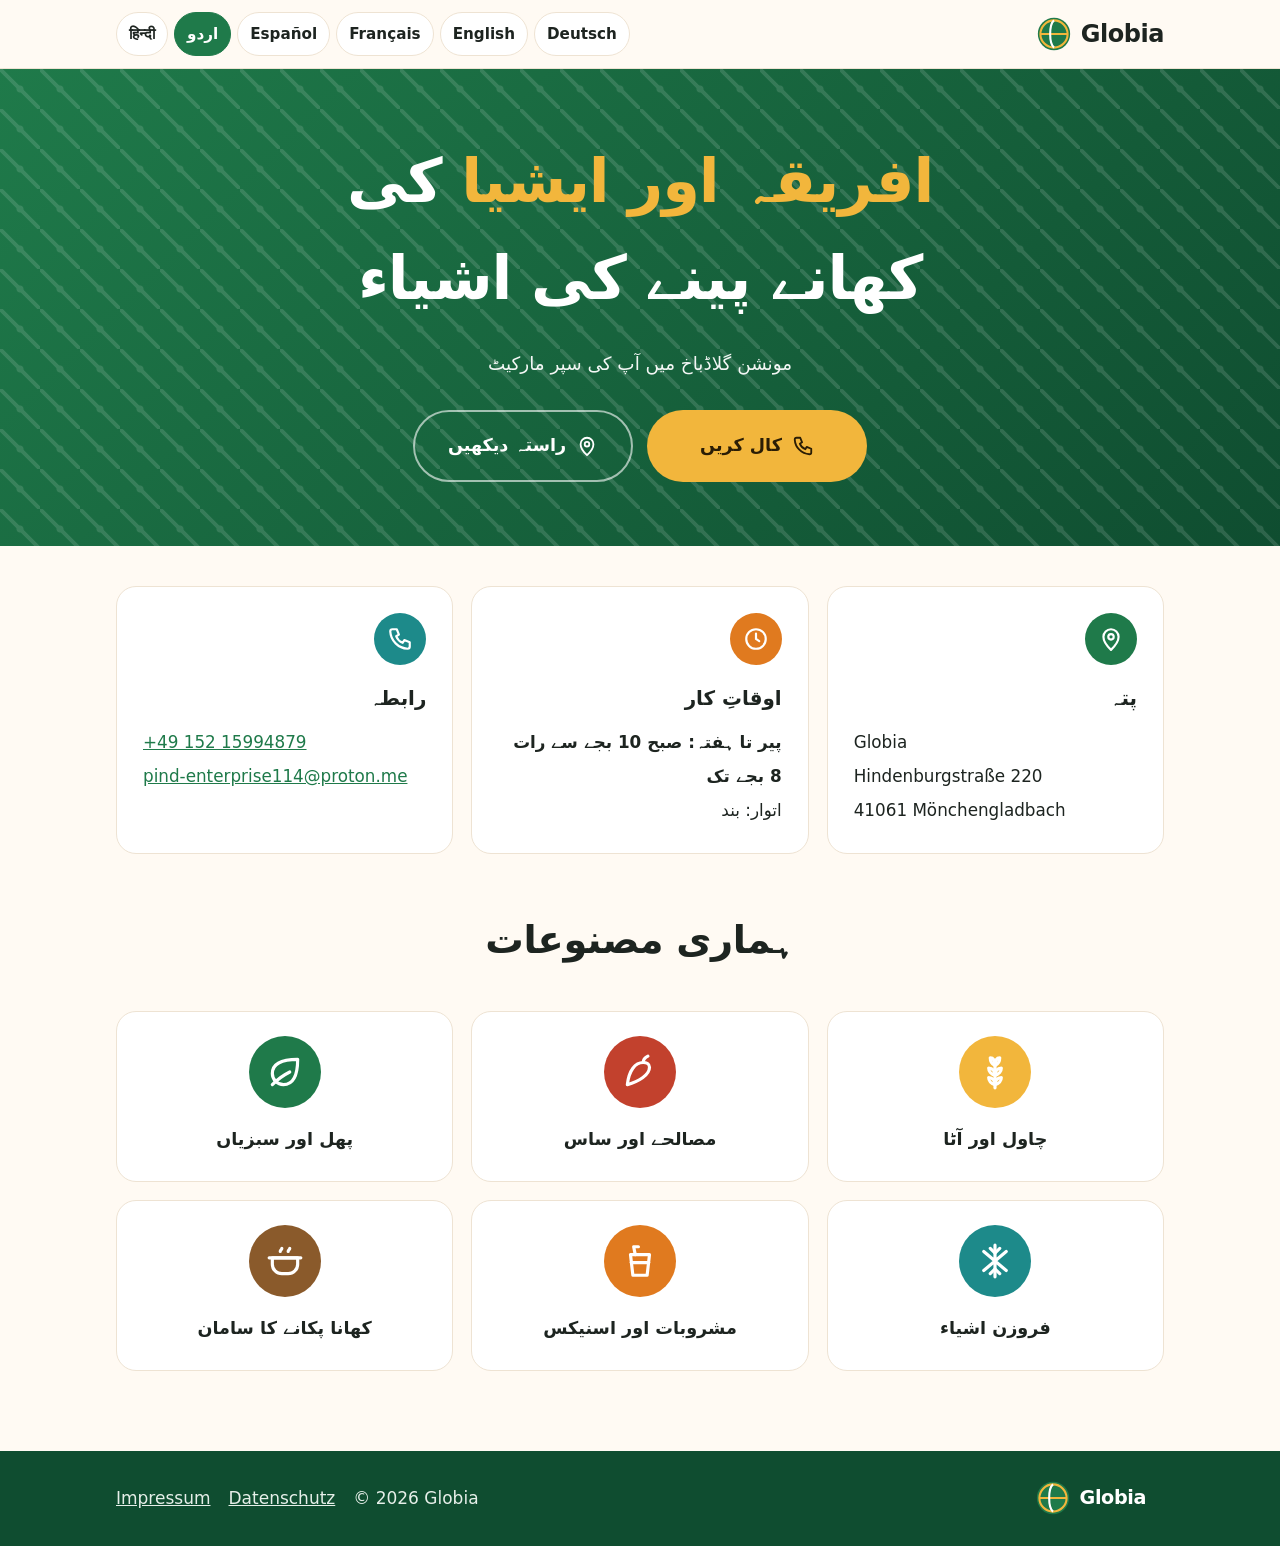
<file: ur.html>
<!doctype html>
<html lang="ur" dir="rtl">
<head>
<meta charset="utf-8">
<meta name="viewport" content="width=device-width, initial-scale=1">
<title>Globia – مونشن گلاڈباخ میں افریقی اور ایشیائی سپر مارکیٹ</title>
<meta name="description" content="Globia – مونشن گلاڈباخ میں افریقہ اور ایشیا کی کھانے پینے کی اشیاء، Hindenburgstraße 220۔">
<meta name="theme-color" content="#1f7a4a">
<link rel="icon" href="data:image/svg+xml,<svg viewBox='0 0 40 40' aria-hidden='true'><circle cx='20' cy='20' r='19' fill='%231f7a4a'/><path d='M20 4a16 16 0 0 1 0 32M20 4a16 16 0 0 0 0 32M5 20h30' stroke='%23f2b63c' stroke-width='2.5' fill='none'/><path d='M20 4c-6 5-6 27 0 32' stroke='%23fff' stroke-width='2.5' fill='none'/></svg>">
<link rel="alternate" hreflang="de" href="https://globia.shop/">
<link rel="alternate" hreflang="en" href="https://globia.shop/en.html">
<link rel="alternate" hreflang="fr" href="https://globia.shop/fr.html">
<link rel="alternate" hreflang="es" href="https://globia.shop/es.html">
<link rel="alternate" hreflang="ur" href="https://globia.shop/ur.html">
<link rel="alternate" hreflang="hi" href="https://globia.shop/hi.html">
<link rel="stylesheet" href="style.css">
</head>
<body>
<header><div class="wrap">
  <a class="logo" href="/" dir="ltr"><svg viewBox="0 0 40 40" aria-hidden="true"><circle cx="20" cy="20" r="19" fill="#1f7a4a"/><path d="M20 4a16 16 0 0 1 0 32M20 4a16 16 0 0 0 0 32M5 20h30" stroke="#f2b63c" stroke-width="2.5" fill="none"/><path d="M20 4c-6 5-6 27 0 32" stroke="#fff" stroke-width="2.5" fill="none"/></svg>Globia</a>
  <nav class="lang" aria-label="Sprache / Language"><a href="/" lang="de">Deutsch</a><a href="en.html" lang="en">English</a><a href="fr.html" lang="fr">Français</a><a href="es.html" lang="es">Español</a><a href="ur.html" lang="ur" aria-current="page">اردو</a><a href="hi.html" lang="hi">हिन्दी</a></nav>
</div></header>

<div class="hero"><div class="wrap">
  <h1><em>افریقہ اور ایشیا</em> کی کھانے پینے کی اشیاء</h1>
  <p>مونشن گلاڈباخ میں آپ کی سپر مارکیٹ</p>
  <div class="cta">
    <a class="btn btn-gold" href="tel:+4915215994879"><svg viewBox="0 0 24 24" fill="none" stroke="currentColor" stroke-width="2" stroke-linecap="round" stroke-linejoin="round"><path d="M5 3h4l2 5-2.5 1.5a11 11 0 0 0 6 6L16 13l5 2v4a2 2 0 0 1-2 2A17 17 0 0 1 3 5a2 2 0 0 1 2-2Z"/></svg>کال کریں</a>
    <a class="btn btn-ghost" href="https://www.google.com/maps/search/?api=1&amp;query=Hindenburgstra%C3%9Fe+220%2C+41061+M%C3%B6nchengladbach"><svg viewBox="0 0 24 24" fill="none" stroke="currentColor" stroke-width="2" stroke-linecap="round" stroke-linejoin="round"><path d="M12 22s7-6.5 7-12a7 7 0 0 0-14 0c0 5.5 7 12 7 12Z"/><circle cx="12" cy="10" r="2.5"/></svg>راستہ دیکھیں</a>
  </div>
</div></div>

<main class="wrap">
  <section id="besuch">
    <div class="visit">
      <div class="box"><div class="icon" style="background:var(--green)"><svg viewBox="0 0 24 24" fill="none" stroke="currentColor" stroke-width="2" stroke-linecap="round" stroke-linejoin="round"><path d="M12 22s7-6.5 7-12a7 7 0 0 0-14 0c0 5.5 7 12 7 12Z"/><circle cx="12" cy="10" r="2.5"/></svg></div>
        <h3>پتہ</h3>
        <p dir="ltr">Globia<br>Hindenburgstraße 220<br>41061 Mönchengladbach</p>
      </div>
      <div class="box"><div class="icon" style="background:var(--orange)"><svg viewBox="0 0 24 24" fill="none" stroke="currentColor" stroke-width="2" stroke-linecap="round"><circle cx="12" cy="12" r="9"/><path d="M12 7v5l3 2"/></svg></div>
        <h3>اوقاتِ کار</h3>
        <p><strong>پیر تا ہفتہ: صبح 10 بجے سے رات 8 بجے تک</strong><br>اتوار: بند</p>
      </div>
      <div class="box"><div class="icon" style="background:var(--teal)"><svg viewBox="0 0 24 24" fill="none" stroke="currentColor" stroke-width="2" stroke-linecap="round" stroke-linejoin="round"><path d="M5 3h4l2 5-2.5 1.5a11 11 0 0 0 6 6L16 13l5 2v4a2 2 0 0 1-2 2A17 17 0 0 1 3 5a2 2 0 0 1 2-2Z"/></svg></div>
        <h3>رابطہ</h3>
        <p dir="ltr"><a href="tel:+4915215994879">+49 152 15994879</a><br>
        <a href="mailto:pind-enterprise114@proton.me">pind-enterprise114@proton.me</a></p>
      </div>
    </div>
  </section>

  <section id="sortiment">
    <div class="head"><h2>ہماری مصنوعات</h2></div>
    <div class="grid">
      <div class="cat"><div class="icon" style="background:var(--gold)"><svg viewBox="0 0 24 24" fill="none" stroke="currentColor" stroke-width="2" stroke-linecap="round" stroke-linejoin="round"><path d="M12 22V8"/><path d="M12 8c-2-1-3-3-3-5 2 0 3 2 3 5Zm0 0c2-1 3-3 3-5-2 0-3 2-3 5Z"/><path d="M12 14c-2.5-.5-4-2.5-4-4.5 2.5 0 4 2 4 4.5Zm0 0c2.5-.5 4-2.5 4-4.5-2.5 0-4 2-4 4.5Z"/><path d="M12 20c-2.5-.5-4-2.5-4-4.5 2.5 0 4 2 4 4.5Zm0 0c2.5-.5 4-2.5 4-4.5-2.5 0-4 2-4 4.5Z"/></svg></div><h3>چاول اور آٹا</h3></div>
      <div class="cat"><div class="icon" style="background:var(--red)"><svg viewBox="0 0 24 24" fill="none" stroke="currentColor" stroke-width="2" stroke-linecap="round" stroke-linejoin="round"><path d="M14 6c-5 0-9 5-10 14 7-2 14-6 14-11 0-2-2-3-4-3Z"/><path d="M14 6c0-2 1-3 3-4"/></svg></div><h3>مصالحے اور ساس</h3></div>
      <div class="cat"><div class="icon" style="background:var(--green)"><svg viewBox="0 0 24 24" fill="none" stroke="currentColor" stroke-width="2" stroke-linecap="round" stroke-linejoin="round"><path d="M11 20A7 7 0 0 1 4 13c0-6 5-9 16-9 0 11-3 16-9 16Z"/><path d="M4 20c4-4 7-6 11-8"/></svg></div><h3>پھل اور سبزیاں</h3></div>
      <div class="cat"><div class="icon" style="background:var(--teal)"><svg viewBox="0 0 24 24" fill="none" stroke="currentColor" stroke-width="2" stroke-linecap="round"><path d="M12 2v20M4.9 6l14.2 12M19.1 6 4.9 18"/><path d="m9 4 3 3 3-3M9 20l3-3 3 3"/></svg></div><h3>فروزن اشیاء</h3></div>
      <div class="cat"><div class="icon" style="background:var(--orange)"><svg viewBox="0 0 24 24" fill="none" stroke="currentColor" stroke-width="2" stroke-linecap="round" stroke-linejoin="round"><path d="M6 8h12l-1.5 13h-9Z"/><path d="M9 8 8 3h3"/><path d="M6.5 13h11"/></svg></div><h3>مشروبات اور اسنیکس</h3></div>
      <div class="cat"><div class="icon" style="background:#8a5a2b"><svg viewBox="0 0 24 24" fill="none" stroke="currentColor" stroke-width="2" stroke-linecap="round" stroke-linejoin="round"><path d="M4 10h16v4a6 6 0 0 1-6 6h-4a6 6 0 0 1-6-6Z"/><path d="M2 10h20M9 6c0-1 1-1 1-2M14 6c0-1 1-1 1-2"/></svg></div><h3>کھانا پکانے کا سامان</h3></div>
    </div>
  </section>
</main>

<footer><div class="wrap">
  <a class="logo" href="/" dir="ltr"><svg viewBox="0 0 40 40" aria-hidden="true"><circle cx="20" cy="20" r="19" fill="#1f7a4a"/><path d="M20 4a16 16 0 0 1 0 32M20 4a16 16 0 0 0 0 32M5 20h30" stroke="#f2b63c" stroke-width="2.5" fill="none"/><path d="M20 4c-6 5-6 27 0 32" stroke="#fff" stroke-width="2.5" fill="none"/></svg>Globia</a>
  <div lang="de" dir="ltr"><a href="impressum.html">Impressum</a><a href="datenschutz.html">Datenschutz</a><span>© 2026 Globia</span></div>
</div></footer>
</body>
</html>
</file>
<file: style.css>
:root{
  --bg:#fffaf3;--fg:#1d2420;--muted:#5d6760;--card:#ffffff;--line:#eee3d3;
  --green:#1f7a4a;--orange:#e07a1f;--red:#c2412d;--gold:#f2b63c;--teal:#1d8a8a;
  --hero1:#1f7a4a;--hero2:#0f4d30;
}
@media (prefers-color-scheme:dark){:root{
  --bg:#121613;--fg:#f1f3ee;--muted:#a8b2aa;--card:#1b221d;--line:#2a332d;
  --green:#5cc98c;--orange:#f2a35a;--red:#ef7a66;--gold:#f6cc6b;--teal:#5cc6c6;
  --hero1:#174f33;--hero2:#0b2a1b;
}}
*{box-sizing:border-box}
html{scroll-behavior:smooth}
body{margin:0;font-size:17px;background:var(--bg);color:var(--fg);font-family:system-ui,-apple-system,"Segoe UI",Roboto,sans-serif;line-height:1.6}
a{color:var(--green)}
.wrap{max-width:1080px;margin:0 auto;padding:0 16px}

/* header */
header{position:sticky;top:0;z-index:10;background:color-mix(in srgb,var(--bg) 88%,transparent);backdrop-filter:blur(8px);border-bottom:1px solid var(--line)}
header .wrap{display:flex;align-items:center;justify-content:space-between;height:64px}
.logo{display:flex;align-items:center;gap:10px;font-weight:800;font-size:1.5rem;color:var(--fg);text-decoration:none;letter-spacing:-.02em}
.logo svg{width:34px;height:34px}
nav a{margin-left:18px;text-decoration:none;color:var(--fg);font-weight:600;font-size:.95rem}
nav a:hover{color:var(--green)}
@media (max-width:520px){nav a.hide-sm{display:none}}

/* hero */
.hero{position:relative;overflow:hidden;color:#fff;background:linear-gradient(135deg,var(--hero1),var(--hero2))}
.hero::before{content:"";position:absolute;inset:0;opacity:.13;background-image:
  radial-gradient(circle at 20px 20px,#fff 3px,transparent 4px),
  linear-gradient(45deg,transparent 46%,#fff 47%,#fff 53%,transparent 54%);
  background-size:40px 40px,40px 40px}
.hero .wrap{position:relative;text-align:center;padding-top:64px;padding-bottom:64px;max-width:760px}
@media (max-width:820px){.hero .wrap{padding-top:44px;padding-bottom:48px}}
.tag{display:inline-block;background:rgba(255,255,255,.15);border:1px solid rgba(255,255,255,.3);padding:6px 14px;border-radius:999px;font-size:.85rem;font-weight:600;margin-bottom:18px}
.hero h1{font-size:clamp(2.2rem,5.5vw,3.8rem);line-height:1.08;margin:0 0 18px;letter-spacing:-.02em}
.hero h1 em{font-style:normal;color:var(--gold)}
.hero p{font-size:1.15rem;margin:0 0 6px;opacity:.95}
.hero p.en{opacity:.75;font-style:italic}
.cta{display:flex;flex-wrap:wrap;gap:14px;margin-top:28px;justify-content:center}
.btn{display:inline-flex;align-items:center;justify-content:center;gap:10px;padding:16px 28px;border-radius:999px;font-weight:700;font-size:1.1rem;text-decoration:none;min-width:220px}
.btn svg{width:22px;height:22px}
@media (max-width:520px){.btn{width:100%}}
.btn-gold{background:var(--gold);color:#2a1d05}
.btn-ghost{border:2px solid rgba(255,255,255,.6);color:#fff}
.btn:hover{transform:translateY(-1px)}
.hero-art{display:grid;grid-template-columns:1fr 1fr;gap:14px}
.bubble{aspect-ratio:1;border-radius:28px;display:flex;flex-direction:column;align-items:center;justify-content:center;gap:6px;font-weight:700;font-size:.95rem;color:#fff;box-shadow:0 12px 30px rgba(0,0,0,.25)}
.bubble svg{width:52px;height:52px}
.b1{background:var(--orange)}.b2{background:var(--red);transform:translateY(24px)}.b3{background:var(--teal)}.b4{background:#8a5a2b;transform:translateY(24px)}

@media (max-width:820px){.hero-art{display:none}}
/* wave divider */
.wave{display:block;width:100%;height:48px;margin-top:-1px;color:var(--hero2)}

/* strip */
.strip{display:grid;grid-template-columns:repeat(3,1fr);gap:16px;margin-top:-8px}
@media (max-width:720px){.strip{grid-template-columns:1fr}}
.strip div{display:flex;gap:14px;align-items:center;background:var(--card);border:1px solid var(--line);border-radius:16px;padding:18px}
.strip svg{flex:none;width:40px;height:40px;color:var(--green)}
.strip b{display:block}
.strip span{color:var(--muted);font-size:.9rem}

section{padding:40px 0 8px}
.head{text-align:center;max-width:640px;margin:0 auto 32px}
.head small{display:block;color:var(--orange);font-weight:800;letter-spacing:.12em;text-transform:uppercase;font-size:.8rem;margin-bottom:6px}
.head h2{font-size:clamp(1.7rem,4vw,2.4rem);margin:0 0 6px;letter-spacing:-.01em}
.head p{color:var(--muted);margin:0}

/* categories */
.grid{display:grid;grid-template-columns:repeat(3,1fr);gap:18px}
@media (max-width:720px){.grid{grid-template-columns:1fr 1fr;gap:12px}.cat{padding:18px 12px}.icon{width:60px;height:60px}}
.cat{background:var(--card);border:1px solid var(--line);border-radius:20px;padding:24px 20px;text-align:center;transition:transform .15s,box-shadow .15s}
.cat:hover{transform:translateY(-4px);box-shadow:0 14px 30px rgba(0,0,0,.08)}
.icon{width:72px;height:72px;border-radius:50%;display:flex;align-items:center;justify-content:center;margin:0 auto 14px}
.icon svg{width:38px;height:38px;color:#fff}
.cat h3{margin:0;font-size:1.1rem}
.cat p{margin:2px 0 0;color:var(--muted);font-size:.9rem}

/* welcome band */
.band{margin-top:64px;border-radius:28px;padding:40px 32px;background:linear-gradient(120deg,var(--orange),var(--red));color:#fff;display:grid;grid-template-columns:1fr auto;gap:24px;align-items:center}
@media (max-width:720px){.band{grid-template-columns:1fr;padding:32px 22px}}
.band h2{margin:0 0 8px;font-size:clamp(1.5rem,3.5vw,2rem)}
.band p{margin:0;opacity:.95}
.langs{display:flex;flex-wrap:wrap;gap:8px}
.langs span{background:rgba(255,255,255,.18);border:1px solid rgba(255,255,255,.35);padding:8px 14px;border-radius:999px;font-weight:700;white-space:nowrap}

/* visit */
.visit{display:grid;grid-template-columns:repeat(3,1fr);gap:18px}
@media (max-width:820px){.visit{grid-template-columns:1fr}}
.box{background:var(--card);border:1px solid var(--line);border-radius:20px;padding:26px}
.box .icon{width:52px;height:52px;margin:0 0 14px}
.box .icon svg{width:26px;height:26px}
.box h3{margin:0 0 8px}
.box p{margin:0;font-size:1.05rem}
.box a.big{display:inline-block;margin-top:14px;font-weight:700}

footer{margin-top:72px;background:var(--hero2);color:#e6efe9}
footer .wrap{display:flex;flex-wrap:wrap;gap:16px;justify-content:space-between;align-items:center;padding-top:28px;padding-bottom:28px}
footer a{color:#e6efe9;margin-right:18px}
footer .logo{color:#fff;font-size:1.2rem}

/* legal pages */
.legal{max-width:760px}
.legal h1{margin-top:48px;font-size:2.2rem}
.legal h2{font-size:1.2rem;margin-top:28px}

/* language switch */
header .wrap{flex-wrap:wrap;height:auto;min-height:64px;gap:10px;padding-top:10px;padding-bottom:10px}
nav.lang{display:flex;flex-wrap:wrap;gap:6px}
nav.lang a{margin:0;padding:6px 12px;border:1px solid var(--line);border-radius:999px;font-size:.95rem;font-weight:600;background:var(--card)}
nav.lang a[aria-current="page"]{background:var(--green);border-color:var(--green);color:#fff}
@media (prefers-color-scheme:dark){nav.lang a[aria-current="page"]{color:#10140f}}
@media (max-width:520px){header .wrap{justify-content:center}nav.lang{justify-content:center}}
[lang="ur"]{font-family:"Noto Nastaliq Urdu","Urdu Typesetting","Jameel Noori Nastaleeq","Noto Naskh Arabic",system-ui,sans-serif}
html[lang="ur"] body{line-height:2}
html[lang="ur"] .hero h1{line-height:1.6}
</file>
